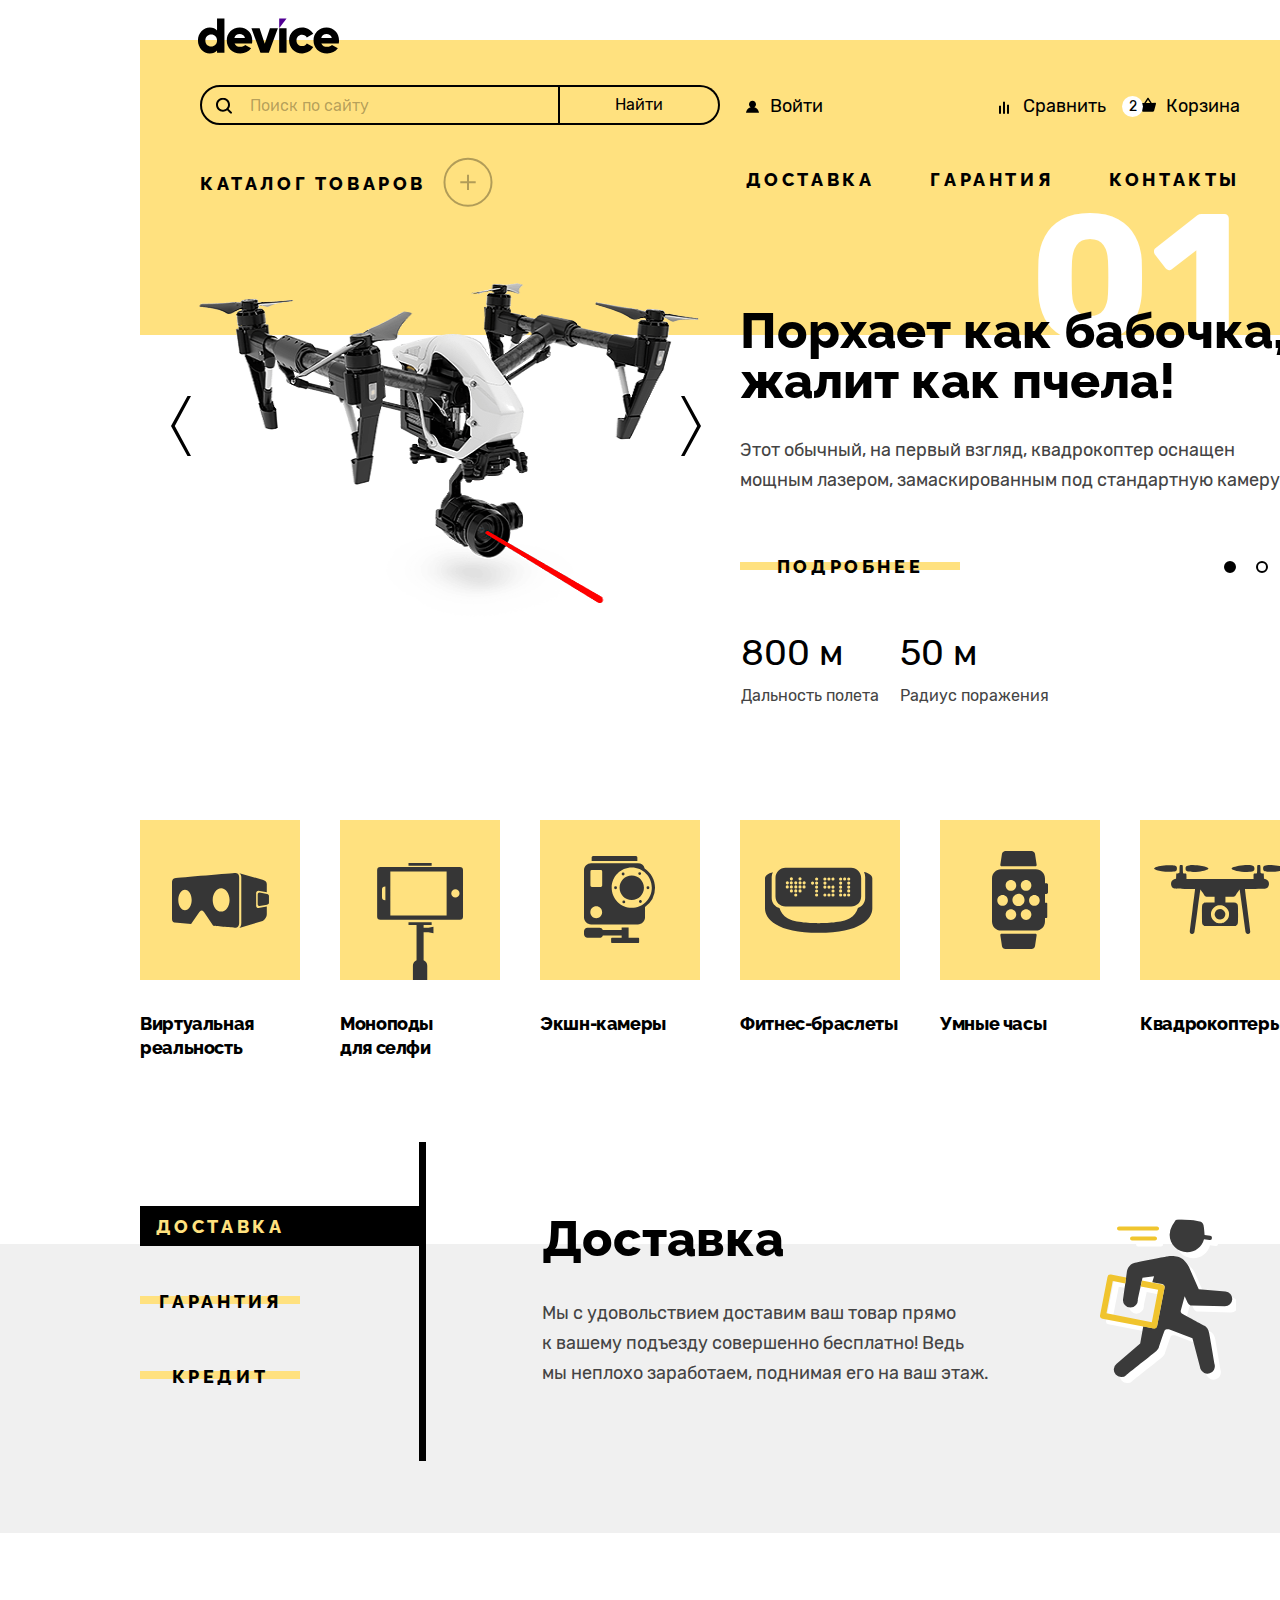
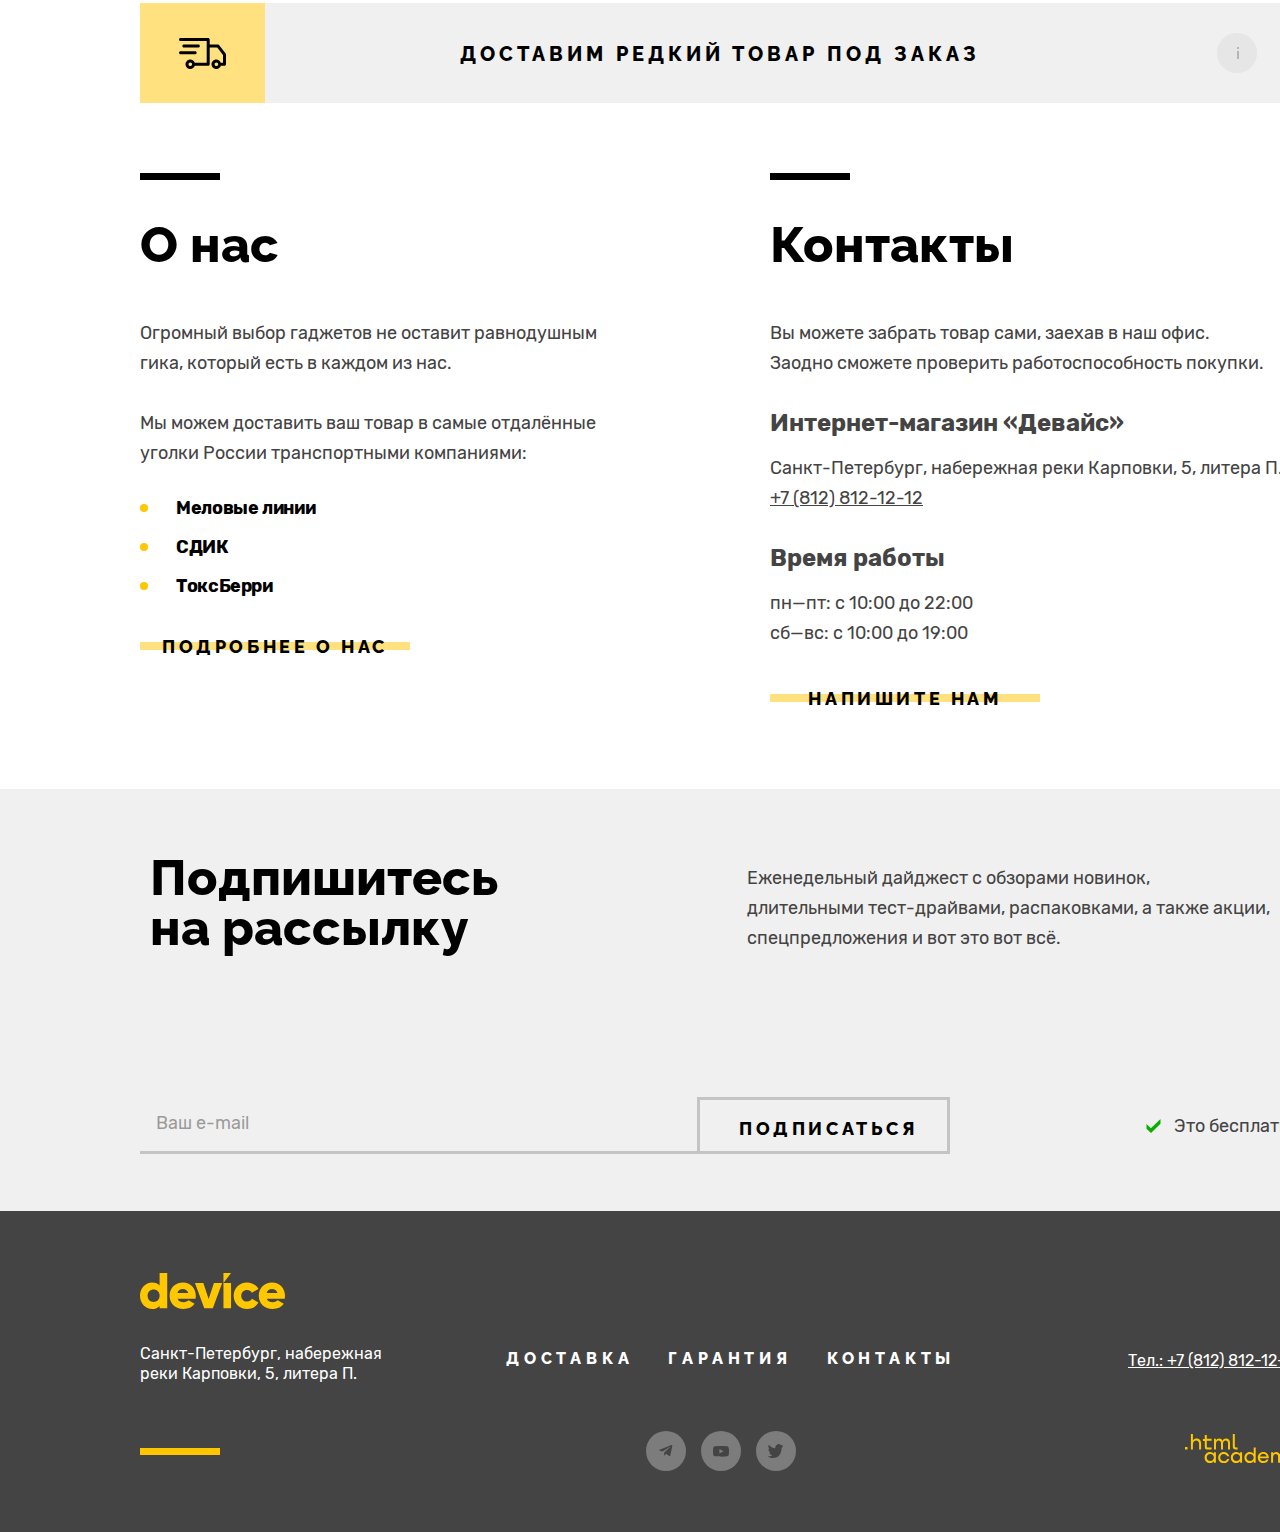
<file: index.html>
<!DOCTYPE html>
<html lang="ru">
  <head>
    <meta charset="utf-8">
    <meta name="viewport" content="width=device-width, initial-scale=1">
    <title>HTML Academy: Девайс</title>
    <link rel="stylesheet" href="styles/styles.css">
    <link rel="icon" href="favicon.ico"> <!-- 32×32 -->
  </head>
  <body>
    <header class="main-header">
      <nav class="navigation">
        <span class="visually-hidden" id="tothetop"></span>
        <h1 class="visually-hidden">Магазин Device</h1>
        <a class="logo" href="#">
          <img src="images/header/logo.svg" width="145" height="36" alt="Логотип мазазина Device">
        </a>
        <div class="user-navigation">
          <form class="search" action="#" method="post">
            <label class="search-label">
              <input class="search-input" type="search" placeholder="Поиск по сайту">
              <svg class="search-icon" aria-hidden="true" focusable="false" xmlns="http://www.w3.org/2000/svg" width="16" height="17" fill="currentColor" viewBox="0 0 16 17"><g clip-path="url(#a)"><path d="m15.7 15.002-3.1-3.1c.9-1.2 1.4-2.6 1.4-4.2 0-3.9-3.1-7-7-7s-7 3.1-7 7 3.1 7 7 7c1.6 0 3-.5 4.2-1.4l3.1 3.1c.2.2.4.3.7.3.6 0 1-.4 1-1 0-.2-.1-.5-.3-.7ZM2 7.702c0-2.8 2.2-5 5-5s5 2.2 5 5-2.2 5-5 5-5-2.2-5-5Z"/></g><defs><clipPath id="a"><path d="M0 .702h16v16H0z"/></clipPath></defs></svg>
            </label>
            <span class="search-button-wrapper">
              <button class="search-button" type="button">Найти</button>
            </span>
          </form>
          <ul class="navigation-login-list">
            <li class="navigation-login-item">
              <a class="navigation-login-link" href="#">
                <svg class="navigation-login-icon" aria-hidden="true" focusable="false" xmlns="http://www.w3.org/2000/svg" width="13" height="13" fill="none" viewBox="0 0 13 13"><path d="M0 12.787h13c-.2-2.6-2.1-4.8-4.7-5.5 1-.6 1.7-1.7 1.7-3 0-1.9-1.6-3.5-3.5-3.5S3 2.387 3 4.287c0 1.3.7 2.4 1.7 3-2.6.7-4.5 2.9-4.7 5.5Z"/></svg>
                Войти</a>
            </li>
          </ul>
          <ul class="navigation-user-list">
            <li class="navigation-user-item">
              <a class="navigation-user-link" href="#">
                <svg class="navigation-user-icon" aria-hidden="true" focusable="false" xmlns="http://www.w3.org/2000/svg" width="10" height="13" fill="none" viewBox="0 0 10 13"><path d="M6 .787H4v12h2v-12ZM2 4.787H0v8h2v-8ZM10 3.787H8v9h2v-9Z"/></svg>
                Сравнить</a>
            </li>
            <li class="navigation-user-cart">
              <a class="navigation-user-link cart-link" href="#">
                <span class="navigation-user-quantity">2</span>
                <svg class="navigation-user-icon cart-icon" aria-hidden="true" focusable="false" xmlns="http://www.w3.org/2000/svg" width="16" height="15" fill="none" viewBox="0 0 16 15"><path d="m15.3 5.787-3.5.2-3.2-4.9c-.1-.2-.4-.3-.6-.3-.2 0-.5.1-.6.3l-3.2 4.9H.7c-.4 0-.7.3-.7.7v.2l1.9 6.8c.2.7.7 1.1 1.4 1.1h9.4c.7 0 1.2-.4 1.4-1.1l1.9-6.9v-.2c0-.4-.3-.8-.7-.8ZM8 2.687l2.2 3.2H5.9l2.1-3.2Z"/></svg>
                Корзина</a>
              <div class="popover popover-cart">
                <div class="popover-content">
                  <h2 class="visually-hidden">Корзина</h2>
                  <ul class="cart-list">
                    <li class="cart-item">
                      <div class="cart-content">
                        <img class="cart-item-image" src="images/header/popover-cart/monopod-hobby-small.jpg" width="39" height="43">
                        <p class="cart-item-title" href="#">Любительская<br>селфи-палка</p>
                      </div>
                      <button class="cart-item-button" type="button">
                        <svg aria-hidden="true" focusable="false" xmlns="http://www.w3.org/2000/svg" width="10" height="11" fill="none" viewBox="0 0 10 11"><path fill="#fff" d="M10 1.08 9.1.17 5 4.26.9.16l-.9.92 4.1 4.09L0 9.26l.9.9L5 6.09l4.1 4.09.9-.91-4.1-4.1L10 1.09Z"/></svg>
                        <span class="visually-hidden">Удалить из корзины</span>
                      </button>
                    </li>
                    <li class="cart-item">
                      <div class="cart-content">
                        <img class="cart-item-image" src="images/header/popover-cart/monopod-pro-small.jpg" width="39" height="43">
                        <p class="cart-item-title" href="#">Профессиональная<br>селфи-палка</p>
                      </div>
                      <button class="cart-item-button" type="button">
                        <svg aria-hidden="true" focusable="false" xmlns="http://www.w3.org/2000/svg" width="10" height="11" fill="none" viewBox="0 0 10 11"><path fill="#fff" d="M10 1.08 9.1.17 5 4.26.9.16l-.9.92 4.1 4.09L0 9.26l.9.9L5 6.09l4.1 4.09.9-.91-4.1-4.1L10 1.09Z"/></svg>
                        <span class="visually-hidden">Удалить из корзины</span>
                      </button>
                    </li>
                  </ul>
                  <div class="cart-sum">
                      <span class="cart-quantity">Товаров: 2</span>
                      <span class="cart-amount">Сумма: 2000 ₽</span>
                  </div>
                  <div class="cart-open-link-wrapper">
                      <a class="cart-open-link" href="#">Открыть корзину</a>
                  </div>
                </div>
              </div>
            </li>
          </ul>
        </div>
        <div class="navigation-container">
          <ul class="navigation-catalog-list">
            <li class="navigation-catalog-item">
              <button class="navigation-catalog-open" type="button">
                <img class="navigation-catalog-open-icon" src="images/header/catalog-open.svg" width="50" height="50" alt="Раскрыть каталог товаров">
                <img class="navigation-catalog-open-icon-unactive" src="images/header/catalog-active.svg" width="50" height="50" alt="Закрыть каталог товаров">
                Каталог товаров</button>
              <ul class="navigation-subcatalog-list">
                <li class="navigation-subcatalog-item virtual-reality">
                  <a class="navigation-subcatalog-link" href="#">Виртуальная реальность</a>
                </li>
                <li class="navigation-subcatalog-item fitness-bracelets">
                  <a class="navigation-subcatalog-link" href="#">Фитнес-браслеты</a>
                </li>
                <li class="navigation-subcatalog-item quadcopters">
                  <a class="navigation-subcatalog-link" href="#">Квадрокоптеры</a>
                </li>
                <li class="navigation-subcatalog-item monopods">
                  <a class="navigation-subcatalog-link" href="monopod.html">Моноподы для cелфи</a>
                </li>
                <li class="navigation-subcatalog-item smart-watch">
                  <a class="navigation-subcatalog-link" href="#">Умные часы</a>
                </li>
                <li class="navigation-subcatalog-item action-cameras">
                  <a class="navigation-subcatalog-link" href="#">Экшн-камеры</a>
                </li>
              </ul>
            </li>
          </ul>
          <ul class="navigation-info-list">
            <li class="navigation-info-item"><a class="navigation-info-link" href="#">Доставка</a></li>
            <li class="navigation-info-item"><a class="navigation-info-link" href="#">Гарантия</a></li>
            <li class="navigation-info-item"><a class="navigation-info-link" href="#">Контакты</a></li>
          </ul>
        </div>
      </nav>
    </header>
    <main class="main-container main-index">
      <section class="popular">
        <h2 class="visually-hidden">Популярные товары</h2>
        <div class="slide-number">
          <div class="slide-number-wrapper">
            <span class="slide-number-text slide-number-text-current">01</span>
          </div>
        </div>
        <div class="popular-item ">
          <div class="slider">
            <h3 class="visually-hidden">Квадрокоптер</h3>
            <img class="slider-image" src="images/slider/quadcopter.png" width="530" height="560" alt="Чёрно-белый квадрокоптер с лазером">
            <div class="slider-controls">
              <button class="slider-button slider-prev" type="button">
                <svg class="slider-button-prev" aria-hidden="true" focusable="false" xmlns="http://www.w3.org/2000/svg" width="20" height="60" fill="none" viewBox="0 0 20 60"><path d="M20 60h-3.5L0 30 16.5 0H20L3.8 30 20 60Z"/></svg>
                <span class="visually-hidden">Предыдущее фото</span>
              </button>
              <button class="slider-button slider-next" type="button">
                <svg class="slider-button-next" aria-hidden="true" focusable="false" width="20" height="60" viewBox="0 0 20 60" fill="none" xmlns="http://www.w3.org/2000/svg"><path d="M-5.24537e-06 1.74846e-06L3.49999 1.44248e-06L20 30L3.5 60L0 60L16.2 30L-5.24537e-06 1.74846e-06Z"/></svg>
                <span class="visually-hidden">Следующее фото</span>
              </button>
            </div>
          </div>
          <div class="popular-container">
            <p class="popular-slogan"><b>Порхает как бабочка,<br>жалит как пчела!</b></p>
            <p class="popular-description">Этот обычный, на первый взгляд, квадрокоптер оснащен<br>мощным лазером, замаскированным под стандартную камеру.</p>
            <div class="popular-buttons">
              <span class="button-container">
                <a class="button popular-link" href="#">Подробнее</a>
              </span>
              <ol class="slider-pagination">
                <li class="slider-pagination-item">
                  <button class="slider-pagination-button slider-pagination-button-current" type="button">
                    <span class="slider-pagination-button-circle slider-pagination-button-circle-current">
                      <span class="visually-hidden">1 фото</span>
                    </span>
                  </button>
                </li>
                <li class="slider-pagination-item">
                  <button class="slider-pagination-button" type="button">
                    <span class="slider-pagination-button-circle">
                      <span class="visually-hidden">2 фото</span>
                    </span>
                  </button>
                </li>
                <li class="slider-pagination-item">
                  <button class="slider-pagination-button" type="button">
                    <span class="slider-pagination-button-circle">
                      <span class="visually-hidden">3 фото</span>
                    </span>
                  </button>
                </li>
              </ol>
            </div>
            <table class="popular-table">
              <tr>
                <td class="popular-value">800 м</td>
                <td class="popular-value">50 м</td>
              </tr>
              <tr>
                <td class="popular-parameter">Дальность полета</td>
                <td class="popular-parameter">Радиус поражения</td>
              </tr>
            </table>
          </div>
        </div>
        <div class="popular-item popular-item-unactive">
          <div class="slider">
            <h3 class="visually-hidden">Фитнес-браслет</h3>
            <img class="slider-image" src="images/slider/fitness-bracelet.png" width="530" height="560" alt="Чёрный фитнес-браслет с надписью: Я вижу, что ты снова ешь и грустным смайликом">
            <div class="slider-controls">
              <button class="slider-button slider-prev" type="button">
                <svg class="slider-button-prev" aria-hidden="true" focusable="false" xmlns="http://www.w3.org/2000/svg" width="20" height="60" fill="none" viewBox="0 0 20 60"><path d="M20 60h-3.5L0 30 16.5 0H20L3.8 30 20 60Z"/></svg>
                <span class="visually-hidden">Предыдущее фото</span>
              </button>
              <button class="slider-button slider-next" type="button">
                <svg class="slider-button-next" aria-hidden="true" focusable="false" width="20" height="60" viewBox="0 0 20 60" fill="none" xmlns="http://www.w3.org/2000/svg"><path d="M-5.24537e-06 1.74846e-06L3.49999 1.44248e-06L20 30L3.5 60L0 60L16.2 30L-5.24537e-06 1.74846e-06Z"/></svg>
                <span class="visually-hidden">Следующее фото</span>
              </button>
            </div>
          </div>
          <div class="popular-container">
            <p class="popular-slogan"><b>Худеем<br>правильно!</b></p>
            <p class="popular-description">Мотивирующие фитнес-браслеты помогут найти в себе<br>силы не пропускать занятия и соблюдать диету.</p>
            <div class="popular-buttons">
              <span class="button-container">
                <a class="button popular-link" href="#">Подробнее</a>
              </span>
              <ol class="slider-pagination">
                <li class="slider-pagination-item">
                  <button class="slider-pagination-button slider-pagination-button-current" type="button">
                    <span class="slider-pagination-button-circle">
                      <span class="visually-hidden">1 фото</span>
                    </span>
                  </button>
                </li>
                <li class="slider-pagination-item">
                  <button class="slider-pagination-button" type="button">
                    <span class="slider-pagination-button-circle slider-pagination-button-circle-current">
                      <span class="visually-hidden">2 фото</span>
                    </span>
                  </button>
                </li>
                <li class="slider-pagination-item">
                  <button class="slider-pagination-button" type="button">
                    <span class="slider-pagination-button-circle">
                      <span class="visually-hidden">3 фото</span>
                    </span>
                  </button>
                </li>
              </ol>
            </div>
            <table class="popular-table">
              <tr>
                <td class="popular-value">48 часов</td>
              </tr>
              <tr>
                <td class="popular-parameter">Без подзарядки</td>
              </tr>
            </table>
          </div>
        </div>
        <div class="popular-item popular-item-unactive">
          <div class="slider">
            <h3 class="visually-hidden">Длинная селфи-палка</h3>
            <img class="slider-image" src="images/slider/selfie-stick.png" width="530" height="560" alt="Три чёрные селфи-палки с синими элементами">
            <div class="slider-controls">
              <button class="slider-button slider-prev" type="button">
                <svg class="slider-button-prev" aria-hidden="true" focusable="false" xmlns="http://www.w3.org/2000/svg" width="20" height="60" fill="none" viewBox="0 0 20 60"><path d="M20 60h-3.5L0 30 16.5 0H20L3.8 30 20 60Z"/></svg>
                <span class="visually-hidden">Предыдущее фото</span>
              </button>
              <button class="slider-button slider-next" type="button">
                <svg class="slider-button-next" aria-hidden="true" focusable="false" width="20" height="60" viewBox="0 0 20 60" fill="none" xmlns="http://www.w3.org/2000/svg"><path d="M-5.24537e-06 1.74846e-06L3.49999 1.44248e-06L20 30L3.5 60L0 60L16.2 30L-5.24537e-06 1.74846e-06Z"/></svg>
                <span class="visually-hidden">Следующее фото</span>
              </button>
            </div>
          </div>
          <div class="popular-container">
            <p class="popular-slogan"><b>Делай селфи,<br>как Бен Стиллер!</b></p>
            <p class="popular-description">Самая длинная палка для селфи доступна в нашем магазине.<br>Восемь (Восемь, Карл!) метров длиной и весом всего 5 кг.</p>
            <div class="popular-buttons">
              <span class="button-container">
                <a class="button popular-link" href="#">Подробнее</a>
              </span>
              <ol class="slider-pagination">
                <li class="slider-pagination-item">
                  <button class="slider-pagination-button slider-pagination-button-current" type="button">
                    <span class="slider-pagination-button-circle">
                      <span class="visually-hidden">1 фото</span>
                    </span>
                  </button>
                </li>
                <li class="slider-pagination-item">
                  <button class="slider-pagination-button" type="button">
                    <span class="slider-pagination-button-circle">
                      <span class="visually-hidden">2 фото</span>
                    </span>
                  </button>
                </li>
                <li class="slider-pagination-item">
                  <button class="slider-pagination-button" type="button">
                    <span class="slider-pagination-button-circle slider-pagination-button-circle-current">
                      <span class="visually-hidden">3 фото</span>
                    </span>
                  </button>
                </li>
              </ol>
            </div>
            <table class="popular-table">
              <tr>
                <td class="popular-value">8,5 м</td>
                <td class="popular-value">5 кг</td>
                <td class="popular-value">Карбон</td>
              </tr>
              <tr>
                <td class="popular-parameter">Длина палки</td>
                <td class="popular-parameter">Вес палки</td>
                <td class="popular-parameter">Материал</td>
              </tr>
            </table>
          </div>
        </div>
      </section>
      <section class="categories">
        <h2 class="visually-hidden">Категории</h2>
        <ul class="categories-list">
          <li>
            <a class="categories-link" href="#">
              <span class="categories-link-icon-container">
                <svg class="categories-link-icon icon-vr" aria-hidden="true" focusable="false" xmlns="http://www.w3.org/2000/svg" width="97" height="55" fill="none" viewBox="0 0 97 55"><path fill="#363636" d="M84.131 32.639V20.003c0-1.309 1.045-2.37 2.335-2.37l8.326 1.581V11.02c0-2.355-1.708-3.431-4.202-4.265L67.403.175c1.616 1.391 1.89 2.04 1.89 4.396V49.78c0 2.356-.45 4.066-1.968 5.21l23.265-7.065c2.401-.833 4.202-4.216 4.202-6.572V33.44l-8.326 1.567c-1.29.002-2.335-1.06-2.335-2.368Z"/><path fill="#363636" d="m95.13 20.979-7.599-1.444c-1.008 0-1.824.829-1.824 1.851v9.868c0 1.023.816 1.852 1.824 1.852l7.598-1.431c1.154-.419 1.824-.829 1.824-1.852V22.83c0-1.022-.766-1.507-1.824-1.851ZM67.17 4.483c0-5.08-4.232-4.459-4.232-4.459S5.832 4.738 2.838 5.145C-.156 5.552.001 9.532.001 9.532v36.28c0 3.743 2.598 3.753 2.598 3.753l16.477 1.403L27.212 39.3s1.11-1.828 2.505-1.828c1.397 0 2.432 1.861 2.432 1.861l9.061 13.521s18.895 1.909 22.521 1.909c3.626-.001 3.44-5.024 3.44-5.024V4.483ZM12.982 37.192c-3.698 0-6.696-4.601-6.696-10.275s2.998-10.275 6.696-10.275c3.698 0 6.696 4.601 6.696 10.275s-2.998 10.275-6.696 10.275Zm36.158 1.426c-4.662 0-8.44-5.239-8.44-11.701 0-6.463 3.78-11.702 8.44-11.702 4.662 0 8.442 5.239 8.442 11.702 0 6.462-3.78 11.701-8.442 11.701Z"/></svg>
              </span>
              Виртуальная<br>реальность
            </a>
          </li>
          <li>
            <a class="categories-link" href="monopod.html">
              <span class="categories-link-icon-container">
                <svg class="categories-link-icon icon-monopods" aria-hidden="true" focusable="false" xmlns="http://www.w3.org/2000/svg" width="87" height="117" fill="none" viewBox="0 0 87 117"><path fill="#363636" d="M82.821 4.011H3.33A3.188 3.188 0 0 0 .142 7.199v46.413a3.187 3.187 0 0 0 3.188 3.189h79.492a3.188 3.188 0 0 0 3.189-3.189V7.199a3.189 3.189 0 0 0-3.19-3.188ZM8.392 37.236h-.226a3.19 3.19 0 0 1-3.189-3.189v-7.283a3.188 3.188 0 0 1 3.189-3.188h.226v13.66Zm61.231 15.172H13.341V8.402h56.282v44.006ZM78.4 34.552a4.146 4.146 0 0 1-4.146-4.147 4.146 4.146 0 1 1 4.146 4.147ZM54.654 0H31.497v2.758h23.157V0ZM46.608 64.861v-2.973h8.046V59.13H31.498v2.758h8.045v35.246a6.068 6.068 0 0 0-3.635 5.559V117h14.335v-14.307a6.062 6.062 0 0 0-3.636-5.557v-27.99h4.796l5.051 1.213v-6.711l-5.051 1.213h-4.795Z"/></svg>
              </span>
              Моноподы<br>для cелфи
            </a>
          </li>
          <li>
            <a class="categories-link" href="#">
              <span class="categories-link-icon-container">
                <svg class="categories-link-icon icon-action" aria-hidden="true" focusable="false" xmlns="http://www.w3.org/2000/svg" width="72" height="87" fill="none" viewBox="0 0 72 87"><path fill="#363636" d="M53.349 1.49c0-.736-.578-1.49-1.311-1.49H9.053C8.32 0 7.672.754 7.672 1.49v3.522h45.676l.001-3.522ZM54.202 81.809h-9.597V71.426h-6.958v2.507H18.774c-.537-1.254-1.757-2.148-3.181-2.148H3.559C1.642 71.784 0 73.387 0 75.311v3.018c0 1.924 1.642 3.48 3.559 3.48h12.035c1.511 0 2.792-.896 3.269-2.326h18.785v2.326H28.13c-.533 0-1.01.437-1.01.972v3.172c0 .535.478 1.048 1.01 1.048h26.072c.533 0 .93-.513.93-1.048V82.78c0-.535-.397-.971-.93-.971ZM60.666 12.39a7.037 7.037 0 0 0-6.771-5.05H7.148C3.25 7.34 0 10.449 0 14.361v46.9c0 3.912 3.25 7.121 7.148 7.121h46.747c3.898 0 7.126-3.209 7.126-7.121V50.915a23.228 23.228 0 0 0 10.001-19.164c-.001-8.079-4.132-15.181-10.356-19.361ZM12.238 62.151c-3.259 0-5.901-2.65-5.901-5.921 0-3.27 2.642-5.922 5.901-5.922s5.902 2.652 5.902 5.922c0 3.271-2.643 5.921-5.902 5.921Zm5.961-32.605a1.42 1.42 0 0 1-1.418 1.422h-8.94a1.42 1.42 0 0 1-1.418-1.422v-14.16a1.42 1.42 0 0 1 1.418-1.423h8.939a1.42 1.42 0 0 1 1.418 1.423l.001 14.16Zm29.563 22.312c-11.076 0-20.057-9.01-20.057-20.123 0-11.113 8.98-20.124 20.057-20.124 11.077 0 20.058 9.01 20.058 20.124 0 11.114-8.981 20.123-20.058 20.123Z"/><path fill="#363636" d="M47.762 43.964c6.731 0 12.188-5.475 12.188-12.229s-5.457-12.229-12.188-12.229c-6.731 0-12.188 5.475-12.188 12.229s5.457 12.229 12.188 12.229ZM31.562 33.171a1.435 1.435 0 1 0 0-2.87 1.435 1.435 0 0 0 0 2.87ZM63.963 33.171a1.435 1.435 0 1 0 0-2.87 1.435 1.435 0 0 0 0 2.87ZM39.109 19.429a1.435 1.435 0 1 0 0-2.87 1.435 1.435 0 0 0 0 2.87ZM56.415 46.912c.79 0 1.43-.643 1.43-1.436 0-.793-.64-1.436-1.43-1.436-.79 0-1.43.643-1.43 1.436 0 .793.64 1.436 1.43 1.436ZM55.697 19a1.435 1.435 0 1 0 0-2.87 1.435 1.435 0 0 0 0 2.87ZM39.828 47.341a1.435 1.435 0 1 0 0-2.87 1.435 1.435 0 0 0 0 2.87Z"/></svg>              </span>
              Экшн-камеры</a>
          </li>
          <li>
            <a class="categories-link" href="#">
              <span class="categories-link-icon-container">
                <svg class="categories-link-icon icon-fitness" aria-hidden="true" focusable="false" xmlns="http://www.w3.org/2000/svg" width="108" height="66" fill="none" viewBox="0 0 108 66"><path fill="#363636" d="M98.967 5.074c.752 1.441 1.209 3.08 1.209 4.818v21.102c0 4.616-3.092 8.527-7.246 9.9-1.325 3.987-3.778 7.854-8.051 10.432-8.676 5.231-31.124 4.837-31.198 4.837-.078 0-22.513.395-31.189-4.837-4.216-2.545-6.708-6.347-8.042-10.279-4.418-1.209-7.756-5.25-7.756-10.053v-21.1c0-1.689.427-3.283 1.139-4.694C4.17 6.11 0 7.918 0 11.434v29.983C0 51.668 11.839 65.85 53.657 65.85c41.82 0 53.657-14.182 53.657-24.433V11.434c-.001-3.684-4.576-5.494-8.347-6.36Z"/><path fill="#363636" d="M20.561 39.46h65.523c5.564 0 10.074-4.514 10.074-10.078V10.935C96.158 5.372 91.648.86 86.084.86H20.561c-5.564 0-10.075 4.511-10.075 10.075v18.447c0 5.564 4.511 10.077 10.075 10.077Zm63.134-28.992a1.57 1.57 0 1 1 0 3.139 1.57 1.57 0 0 1 0-3.139Zm0 4.04a1.569 1.569 0 1 1 0 3.137 1.569 1.569 0 0 1 0-3.138Zm0 4.038a1.568 1.568 0 1 1 .001 3.137 1.568 1.568 0 0 1-.001-3.137Zm0 3.827a1.57 1.57 0 1 1-.001 3.14 1.57 1.57 0 0 1 .001-3.14Zm0 4.04a1.568 1.568 0 1 1 .001 3.136 1.568 1.568 0 0 1-.001-3.137Zm-4.039-15.945c.867 0 1.568.703 1.568 1.57a1.568 1.568 0 1 1-3.136 0c0-.868.703-1.57 1.568-1.57Zm0 15.944a1.568 1.568 0 1 1 0 3.135 1.568 1.568 0 0 1 0-3.135Zm-4.037-15.944a1.57 1.57 0 1 1-.003 3.14 1.57 1.57 0 0 1 .003-3.14Zm0 4.04a1.57 1.57 0 1 1-.003 3.138 1.57 1.57 0 0 1 .003-3.139Zm0 4.038a1.569 1.569 0 1 1-.002 3.138 1.569 1.569 0 0 1 .002-3.138Zm0 3.827a1.568 1.568 0 1 1 0 3.138 1.568 1.568 0 0 1 0-3.138Zm0 4.04a1.569 1.569 0 1 1-.002 3.137 1.569 1.569 0 0 1 .002-3.138Zm-7.654-15.945c.867 0 1.568.703 1.568 1.57a1.568 1.568 0 1 1-3.136 0 1.568 1.568 0 0 1 1.568-1.57Zm0 8.078c.867 0 1.568.702 1.568 1.57a1.568 1.568 0 1 1-1.568-1.57Zm0 3.881a1.569 1.569 0 1 1-.002 3.136 1.569 1.569 0 0 1 .002-3.136Zm0 3.985a1.568 1.568 0 1 1 0 3.135 1.568 1.568 0 0 1 0-3.135Zm-4.039-15.944a1.57 1.57 0 1 1 0 3.14 1.57 1.57 0 0 1 0-3.14Zm0 8.078a1.57 1.57 0 1 1 .001 3.139 1.57 1.57 0 0 1-.001-3.139Zm0 7.866a1.57 1.57 0 1 1 .001 3.139 1.57 1.57 0 0 1-.001-3.139Zm-4.038-15.944a1.57 1.57 0 0 1 0 3.14 1.568 1.568 0 0 1-1.568-1.57 1.567 1.567 0 0 1 1.568-1.57Zm0 4.04a1.57 1.57 0 1 1-.001 3.135 1.57 1.57 0 0 1 .001-3.136Zm0 4.038a1.57 1.57 0 1 1-.001 3.14 1.57 1.57 0 0 1 .001-3.14Zm0 7.866a1.57 1.57 0 0 1 0 3.137 1.569 1.569 0 0 1 0-3.137Zm-8.29-15.944a1.57 1.57 0 1 1 0 3.139 1.57 1.57 0 0 1 0-3.139Zm0 4.04a1.569 1.569 0 1 1 0 3.137 1.569 1.569 0 0 1 0-3.138Zm0 4.038a1.568 1.568 0 1 1 .001 3.137 1.568 1.568 0 0 1-.001-3.137Zm0 3.881a1.568 1.568 0 1 1 0 3.137 1.569 1.569 0 0 1 0-3.137Zm0 3.985a1.568 1.568 0 1 1 .001 3.137 1.568 1.568 0 0 1-.001-3.137Zm-4.039-11.905a1.568 1.568 0 1 1 0 3.136 1.568 1.568 0 0 1 0-3.136Zm-8.502-.212a1.57 1.57 0 1 1-.001 3.135 1.57 1.57 0 0 1 .001-3.135Zm0 4.038a1.57 1.57 0 1 1-.003 3.141 1.57 1.57 0 0 1 .003-3.14Zm-4.039-8.078a1.57 1.57 0 1 1-.003 3.14 1.57 1.57 0 0 1 .003-3.14Zm0 4.04a1.57 1.57 0 1 1-.003 3.139 1.57 1.57 0 0 1 .003-3.139Zm0 4.038a1.57 1.57 0 1 1-.003 3.14 1.57 1.57 0 0 1 .003-3.14Zm0 4.04a1.569 1.569 0 1 1-.001 3.137 1.569 1.569 0 0 1 .001-3.137Zm-4.254-8.078a1.569 1.569 0 1 1 0 3.138 1.569 1.569 0 0 1 0-3.138Zm0 4.038a1.57 1.57 0 1 1 0 3.139 1.57 1.57 0 0 1 0-3.139Zm0 4.04a1.57 1.57 0 1 1-.001 3.14 1.57 1.57 0 0 1 .001-3.14Zm0 4.04a1.568 1.568 0 1 1 .001 3.136 1.568 1.568 0 0 1-.001-3.137ZM26.3 10.254a1.57 1.57 0 1 1 .002 3.136 1.57 1.57 0 0 1-.002-3.136Zm0 4.04a1.57 1.57 0 0 1 1.571 1.568 1.57 1.57 0 0 1-3.14 0 1.57 1.57 0 0 1 1.569-1.568Zm0 4.038a1.571 1.571 0 1 1 0 3.14 1.571 1.571 0 0 1 0-3.14Zm0 4.04a1.57 1.57 0 1 1 .003 3.135 1.57 1.57 0 0 1-.003-3.135Zm-4.037-8.078a1.57 1.57 0 1 1-.001 3.135 1.57 1.57 0 0 1 .001-3.135Zm0 4.038a1.57 1.57 0 0 1 0 3.14 1.57 1.57 0 0 1 0-3.14Z"/></svg>
              </span>
              Фитнес-браслеты</a>
          </li>
          <li>
            <a class="categories-link" href="#">
              <span class="categories-link-icon-container">
                <svg class="categories-link-icon icon-clocks" aria-hidden="true" focusable="false" width="56" height="98" viewBox="0 0 56 98" fill="none" xmlns="http://www.w3.org/2000/svg">
                  <path d="M54.494 32.197H52.979V27.557C52.979 22.505 48.892 18.371 43.897 18.371H9.082C4.086 18.372 0 22.505 0 27.557V70.425C0 75.477 4.087 79.61 9.083 79.61H43.898C48.893 79.61 52.98 75.477 52.98 70.425V67.01H54.495C54.91 67.01 55.252 66.666 55.252 66.246V52.467C55.252 52.046 54.91 51.701 54.495 51.701H52.98V42.913H54.495C55.327 42.913 56.009 42.225 56.009 41.382V33.728C56.008 32.886 55.326 32.197 54.494 32.197ZM34.082 29.088C37.008 29.088 39.381 31.486 39.381 34.446C39.381 37.406 37.008 39.804 34.082 39.804C31.156 39.804 28.784 37.406 28.784 34.446C28.784 31.486 31.156 29.088 34.082 29.088ZM18.945 29.088C21.87 29.088 24.243 31.486 24.243 34.446C24.243 37.406 21.87 39.804 18.945 39.804C16.019 39.804 13.647 37.406 13.647 34.446C13.647 31.486 16.019 29.088 18.945 29.088ZM5.297 49.397C5.297 46.438 7.668 44.039 10.595 44.039C13.521 44.039 15.893 46.438 15.893 49.397C15.893 52.356 13.52 54.755 10.595 54.755C7.668 54.756 5.297 52.356 5.297 49.397ZM18.945 68.894C16.019 68.894 13.647 66.496 13.647 63.536C13.647 60.576 16.019 58.178 18.945 58.178C21.87 58.178 24.243 60.576 24.243 63.536C24.243 66.496 21.87 68.894 18.945 68.894ZM20.435 48.991C20.435 45.609 23.146 42.867 26.49 42.867C29.834 42.867 32.545 45.609 32.545 48.991C32.545 52.373 29.834 55.115 26.49 55.115C23.146 55.114 20.435 52.373 20.435 48.991ZM34.082 68.894C31.156 68.894 28.784 66.496 28.784 63.536C28.784 60.576 31.156 58.178 34.082 58.178C37.008 58.178 39.381 60.576 39.381 63.536C39.381 66.496 37.008 68.894 34.082 68.894ZM42.384 54.756C39.457 54.756 37.086 52.357 37.086 49.398C37.086 46.439 39.457 44.04 42.384 44.04C45.31 44.04 47.682 46.439 47.682 49.398C47.682 52.356 45.31 54.756 42.384 54.756Z" fill="#363636"/>
                  <path d="M9.646 15.31H43.333C44.176 15.31 44.765 14.629 44.639 13.796L43.023 3.028C43.023 3.028 43.023 3.027 43.021 3.026C42.771 1.362 41.189 0 39.506 0H13.474C11.788 0 10.206 1.362 9.957 3.028L8.342 13.795C8.217 14.628 8.803 15.31 9.646 15.31Z" fill="#363636"/>
                  <path d="M43.333 82.671H9.646C8.803 82.671 8.217 83.354 8.342 84.187L9.957 94.954C10.207 96.62 11.789 97.982 13.473 97.982H39.505C41.189 97.982 42.771 96.62 43.022 94.956V94.954L44.637 84.187C44.765 83.354 44.176 82.671 43.333 82.671Z" fill="#363636"/>
                  </svg>
              </span>
              Умные часы</a>
          </li>
          <li>
            <a class="categories-link" href="#">
              <span class="categories-link-icon-container">
                <svg class="categories-link-icon icon-quadcopters" aria-hidden="true" focusable="false" xmlns="http://www.w3.org/2000/svg" width="133" height="69" fill="none" viewBox="0 0 133 69"><path fill="#363636" d="M12.052.258C6.507.745 1.838 1.85.575 2.93c-.722.617-.722.617-.232 1.157.644.72 3.713 1.645 7.247 2.236 3.998.668 12.51.693 13.724.051 1.212-.668 1.624-1.414 1.624-2.981 0-1.619-.62-2.416-2.218-2.853C19.274.154 14.942 0 12.052.258ZM25.774.488c-.129.283-.258 2.108-.258 4.112 0 4.061.156 3.778-2.192 3.933l-1.03.077-.259 5.089-1.186.283c-2.58.668-4 2.595-3.792 5.294.128 1.927 1.031 3.341 2.579 4.087 1.109.513 1.47.538 11.246.538 5.545 0 10.137.079 10.188.18.051.13-1.109 9.408-2.58 20.64-1.444 11.23-2.682 20.997-2.708 21.666-.051 1.617.827 2.62 2.348 2.62 1.237 0 2.012-.64 2.321-1.9.13-.514 1.496-10.334 3.018-21.822 1.522-11.463 2.863-20.869 2.94-20.869.104 0 1.084 1.413 2.193 3.136 2.94 4.626 2.4 4.317 7.636 4.317h4.358v5.63l-5.133.077c-4.72.077-5.21.127-5.881.615-1.573 1.157-1.625 1.415-1.625 10.977 0 9.534.026 9.792 1.522 11.05l.851.695h31.366l.85-.696c1.496-1.257 1.52-1.515 1.52-11.05 0-9.56-.05-9.819-1.622-10.976-.671-.488-1.161-.538-5.882-.615l-5.132-.077v-5.63h4.36c5.234 0 4.693.309 7.633-4.317 1.11-1.723 2.09-3.136 2.194-3.136.076 0 1.419 9.406 2.94 20.869 1.522 11.488 2.889 21.308 3.018 21.821.31 1.26 1.082 1.902 2.321 1.902 1.522 0 2.4-1.004 2.347-2.621-.026-.67-1.264-10.436-2.71-21.666-1.468-11.232-2.63-20.51-2.577-20.64.05-.101 4.641-.18 10.189-.18 9.776 0 10.136-.025 11.244-.538 1.548-.746 2.45-2.16 2.579-4.087.207-2.699-1.211-4.626-3.791-5.294l-1.187-.283-.256-5.089-1.032-.077c-2.347-.155-2.194.128-2.194-3.933 0-2.004-.128-3.829-.256-4.112-.207-.36-.543-.488-1.368-.488-.619 0-1.238.128-1.42.309-.206.205-.309 1.465-.309 3.932 0 2.467-.103 3.727-.31 3.932-.179.18-.901.308-1.649.308-1.626 0-1.651.052-1.651 3.11v2.287H32.48v-2.287c0-3.058-.025-3.11-1.65-3.11-.749 0-1.47-.129-1.65-.308-.208-.205-.31-1.465-.31-3.932 0-2.467-.104-3.727-.31-3.932C28.38.129 27.76 0 27.14 0c-.824 0-1.16.128-1.366.488Zm42.843 40.12c2.889.899 5.392 3.393 6.166 6.168.439 1.543.31 4.216-.284 5.784-.696 1.875-2.684 4.01-4.565 4.935-1.29.642-1.754.719-3.921.719s-2.631-.077-3.92-.719c-1.885-.926-3.87-3.06-4.567-4.935-.592-1.568-.722-4.24-.283-5.784.748-2.723 3.25-5.27 6.061-6.168 2.013-.642 3.3-.642 5.313 0Z"/><path fill="#363636" d="M63.794 44.438c-2.037.925-3.507 3.649-3.069 5.73.774 3.677 4.823 5.553 7.996 3.702 1.985-1.158 2.991-3.547 2.451-5.783-.568-2.39-2.734-4.138-5.16-4.138-.645 0-1.625.232-2.218.489ZM36.092.154c-3.92.668-4.513 1.131-4.513 3.444 0 1.825.464 2.416 2.268 2.956 1.55.462 7.172.514 10.5.128 6.86-.822 11.322-2.544 9.698-3.752-1.265-.9-4.902-1.876-9.054-2.39-2.475-.308-7.996-.54-8.9-.386ZM89.484.258C83.165.848 77.62 2.339 77.62 3.444c0 1.722 7.841 3.47 15.63 3.496 5.804 0 7.196-.643 7.196-3.342 0-1.824-.619-2.621-2.373-3.084C96.423.103 92.4 0 89.485.258ZM112.776.283c-1.78.231-3.018.77-3.43 1.491-.387.77-.31 2.904.154 3.572.928 1.31 1.652 1.465 7.068 1.465 3.662 0 5.802-.129 7.867-.488 3.534-.591 6.603-1.517 7.248-2.236.49-.54.49-.54-.233-1.157-1.341-1.13-5.958-2.185-11.916-2.672-3.481-.283-4.488-.283-6.758.025Z"/></svg>
              </span>
              Квадрокоптеры</a>
          </li>
        </ul>
      </section>
      <section class="service">
        <h2 class="visually-hidden"> Условия доставки, гарантия, возможность кредита</h2>
        <div class="service-container">
          <div class="service-buttons-container">
            <div class="service-button-container service-button-container-current">
              <button class="service-button service-button-current" type="button">Доставка</button>
            </div>
            <div class="service-button-container">
              <button class="service-button" type="button">Гарантия</button>
            </div>
            <div class="service-button-container">
              <button class="service-button" type="button">Кредит</button>
            </div>
          </div>
          <div class="service-description-container">
            <h3 class="service-name">Доставка</h3>
            <p class="service-description">Мы с удовольствием доставим ваш товар прямо<br>к вашему подъезду совершенно
              бесплатно! Ведь<br>
              мы неплохо заработаем, поднимая его на ваш этаж.</p>
          </div>
        </div>
        <div class="service-container service-container-unactive">
          <div class="service-buttons-container">
            <div class="service-button-container">
              <button class="service-button" type="button">Доставка</button>
            </div>
            <div class="service-button-container service-button-container-current">
              <button class="service-button service-button-current" type="button">Гарантия</button>
            </div>
            <div class="service-button-container">
              <button class="service-button" type="button">Кредит</button>
            </div>
          </div>
          <div class="service-description-container">
            <h3 class="service-name">Гарантия</h3>
            <p class="service-description">Если из-за возгорания купленного у нас товара у вас<br>сгорит дом — не переживайте, мы выдадим вам новый.
              Товар, не дом, конечно же.</p>
          </div>
        </div>
        <div class="service-container service-container-unactive">
          <div class="service-buttons-container">
            <div class="service-button-container">
              <button class="service-button" type="button">Доставка</button>
            </div>
            <div class="service-button-container">
              <button class="service-button" type="button">Гарантия</button>
            </div>
            <div class="service-button-container service-button-container-current">
              <button class="service-button service-button-current" type="button">Кредит</button>
            </div>
          </div>
          <div class="service-description-container">
            <h3 class="service-name">Кредит</h3>
            <p class="service-description">Залезть в долговую яму стало проще! Кредитные <br>консультанты подберут для вас наиболее выгодные <br>условия кредита. Выгодные для банка, разумеется.</p>
          </div>
        </div>
      </section>
      <section class="rare-preview">
        <h3 class="visually-hidden">Доставка на заказ</h3>
        <button class="rare-delivery-link" type="button">
            <span class="rare-truck"></span>
            <span class="rare-delivery-title">Доставим редкий товар под заказ</span>
            <span class="rare-info">
              <img class="rare-info-icon" src="images/rare-delivery/info.svg" width="2" height="12" alt="Как заказать?">
            </span>
          </button>
      </section>
      <div class="about-container">
        <section class="about-delivery">
          <h3 class="about-delivery-title">О нас</h3>
          <span class="line-container"></span>
          <p class="about-delivery-description">Огромный выбор гаджетов не оставит равнодушным<br>гика, который есть в
            каждом из нас.</p>
          <p class="about-delivery-description">Мы можем доставить ваш товар в самые отдалённые<br>уголки России
            транспортными компаниями:</p>
          <ul class="about-delivery-list">
            <li class="about-delivery-item">
              <strong class="about-delivery-service">Меловые линии</strong>
            </li>
            <li class="about-delivery-item">
              <strong class="about-delivery-service">СДИК</strong>
            </li>
            <li class="about-delivery-item">
              <strong class="about-delivery-service">ТоксБерри</strong>
            </li>
          </ul>
          <span class="button-more-container">
            <a class="button button-more" href="#">Подробнее о нас</a>
          </span>
        </section>
        <section class="about-contacts">
          <h3 class="about-contacts-title">Контакты</h3>
          <span class="line-container"></span>
          <p class="about-contacts-description">Вы можете забрать товар сами, заехав в наш офис.<br>Заодно сможете
            проверить работоспособность покупки.</p>
          <h4 class="about-contacts-connection">Интернет-магазин «Девайс»</h4>
          <address class="about-contacts-address">
            <p class="about-contacts-address-text">Санкт-Петербург, набережная реки Карповки, 5, литера П.</p>
            <a class="about-contacts-number" href="tel:+78128121212">+7 (812) 812-12-12</a>
          </address>
          <h4 class="about-contacts-schedule">Время работы</h4>
          <ul class="contacts-schedule">
            <li class="contacts-schedule-item">пн—пт: с 10:00 до 22:00</li>
            <li class="contacts-schedule-item">сб—вс: с 10:00 до 19:00</li>
          </ul>
          <span class="button-more-container">
            <a class="button button-connection" href="#">Напишите нам</a>
          </span>
        </section>
      </div>
      <section class="subscription">
        <div class="subscription-container">
          <h3 class="subscription-title">Подпишитесь<br>на рассылку</h3>
          <p class="subscription-description">Еженедельный дайджест с обзорами новинок,<br> длительными тест-драйвами,
            распаковками, а также акции,<br>спецпредложения и вот это вот всё.</p>
          <form class="subscription-form" action="https://echo.htmlacademy.ru/" method="post">
            <label>
              <input class="subscription-input" type="email" placeholder="Ваш e-mail">
            </label>
            <button class="subscription-button" type="submit">Подписаться</button>
          </form>
          <span class="subscription-advantage">Это бесплатно</span>
        </div>
      </section>
    </main>
    <footer class="page-footer">
      <div class="footer-container">
        <section class="footer-physical-address">
          <h2 class="visually-hidden">Наш адрес</h2>
          <a class="logo-footer" href="#tothetop">
            <img src="images/footer/logo.svg" width="145" height="36" alt="Логотип интернет-магазина Device.">
          </a>
          <address class="footer-contact-address">
            <p class="footer-contact-address-text">Санкт-Петербург, набережная<br>реки Карповки, 5, литера П.</p>
          </address>
          <span class="line-container"></span>
        </section>
        <section class="footer-navigation">
          <h2 class="visually-hidden">Условия доставки, гарантии и наши контакты</h2>
          <ul class="footer-service-list">
            <li class="footer-service-item">
              <a class="footer-service-link" href="#">Доставка</a>
            </li>
            <li class="footer-service-item">
              <a class="footer-service-link" href="#">Гарантия</a>
            </li>
            <li class="footer-service-item">
              <a class="footer-service-link" href="#">Контакты</a>
            </li>
          </ul>
          <ul class="footer-social-list">
            <li class="footer-social-item">
              <a class="footer-social-link" href="#">
                <span class="footer-social-icon-container">
                  <svg class="footer-social-icon" aria-hidden="true" focusable="false" xmlns="http://www.w3.org/2000/svg" width="14" height="12" fill="none" viewBox="0 0 14 12"><path d="M12.443.074.623 4.632c-.807.324-.802.774-.148.974l3.035.947 7.021-4.43c.332-.202.635-.093.386.128L5.228 7.385l-.209 3.129c.307 0 .442-.141.614-.307l1.474-1.433 3.066 2.264c.565.312.971.152 1.112-.523l2.013-9.485c.206-.826-.316-1.2-.855-.956Z"/></svg>
                </span>
                <span class="visually-hidden">Telegram</span>
              </a>
            </li>
            <li class="footer-social-item">
              <a class="footer-social-link" href="#">
                <span class="footer-social-icon-container">
                  <svg class="footer-social-icon" aria-hidden="true" focusable="false" xmlns="http://www.w3.org/2000/svg" width="16" height="11" fill="none" viewBox="0 0 16 11"><path d="M15.667 1.675a1.857 1.857 0 0 0-.51-.847 2.034 2.034 0 0 0-.893-.495c-1.252-.33-6.268-.33-6.268-.33a51.083 51.083 0 0 0-6.26.314 2.107 2.107 0 0 0-.892.506c-.246.238-.425.53-.518.851A19.393 19.393 0 0 0 0 5.337C-.008 6.564.101 7.79.326 8.999c.091.32.27.611.516.846.248.236.556.406.894.496 1.27.329 6.26.329 6.26.329 2.094.024 4.188-.08 6.268-.313.335-.087.642-.257.892-.495.244-.23.42-.524.51-.847.23-1.207.342-2.434.334-3.663a17.72 17.72 0 0 0-.333-3.678ZM6.402 7.619V3.055l4.173 2.282L6.402 7.62Z"/></svg>
                </span>
                <span class="visually-hidden">YouTube</span>
              </a>
            </li>
            <li class="footer-social-item">
              <a class="footer-social-link" href="#">
                <span class="footer-social-icon-container">
                  <svg class="footer-social-icon" aria-hidden="true" focusable="false" xmlns="http://www.w3.org/2000/svg" width="15" height="15" fill="none" viewBox="0 0 15 15"><path d="M9.7.155c1.5-.5 2.6.3 3.2 1.1.5-.2 1.1-.4 1.7-.6 0 .8-.5 1.4-.8 1.6.7.2 1.2-.4 1.2-.4-.1.9-.9 1.7-1.4 1.9-.2 6.3-2.8 10.4-8.9 10.3h-.4c-.3 0-3.7-.4-4.3-1.8 2 .2 3.4-.4 4.1-1.1-.8-.3-2.4-.4-2.6-2.8.3.2.5.3 1.1.2-1.1-.8-2.3-1.5-2.2-3.5.3.3.9.5 1.2.4-.6-.2-1.8-3.1-.8-4.6 1.6 1.7 3.3 3.4 6.3 3.5.2-2.1 1-3.5 2.6-4.2Z"/></svg>
                </span>
                <span class="visually-hidden">Twitter</span>
              </a>
            </li>
          </ul>
        </section>
        <section class="footer-contact">
          <h2 class="visually-hidden">Контактный номер телефона</h2>
          <address class="footer-contact-number">
            <a class="footer-contact-number-link" href="tel:78128121212">Тел.: +7 (812) 812-12-12</a>
          </address>
          <a class="htmlacademy-link" href="https://htmlacademy.ru/">
            <svg class="logo-htmlacademy" aria-hidden="true" focusable="false" xmlns="http://www.w3.org/2000/svg" width="115" height="33" fill="none" viewBox="0 0 115 33"><path d="M0 12.9v2.6h2.5v-2.6H0ZM11.6 4.5c-1.6 0-2.8.7-3.6 1.7h-.1V0h-2v15.5h2v-5.3c0-2.1 1.3-3.6 3.3-3.6 1.8 0 2.9 1.4 2.9 3.2v5.7h2V9.4c.1-3-1.8-4.9-4.5-4.9ZM26.6 4.8h-4.8V1.1h-2v3.8h-1.9v2h1.9v6c0 1.7 1 2.7 2.7 2.7h4.1v-2h-3.7c-.7 0-1.1-.4-1.1-1.1V6.8h4.8v-2ZM41.1 4.6c-1.6 0-2.9.8-3.5 2.1h-.1c-.6-1.2-1.8-2.1-3.4-2.1-1.4 0-2.5.8-3.1 1.8h-.1V4.8H29v10.6h2V10c0-2 1-3.5 2.6-3.5 1.5 0 2.4 1 2.4 2.6v6.3h2V9.8c0-2.4 1.4-3.3 2.6-3.3 1.5 0 2.4 1 2.4 2.6v6.3h2V8.9c.1-2.5-1.4-4.3-3.9-4.3ZM47.8 12.7c0 1.7 1 2.7 2.8 2.7h2v-2h-1.7c-.7 0-1.1-.4-1.1-1.1V0h-2v12.7ZM28.9 19.7c-.9-1.1-2.2-1.8-3.9-1.8-3.1 0-5.4 2.3-5.4 5.6s2.3 5.6 5.4 5.6c1.8 0 3-.8 3.8-1.9h.1v1.6h2V18.2h-2v1.5Zm-3.6 7.4c-2.2 0-3.6-1.6-3.6-3.6s1.4-3.6 3.6-3.6 3.6 1.6 3.6 3.6c0 1.9-1.4 3.6-3.6 3.6ZM44.2 22c-.5-2.4-2.6-4.1-5.4-4.1-3.4 0-5.6 2.5-5.6 5.6 0 3.1 2.2 5.6 5.6 5.6 2.8 0 4.9-1.8 5.4-4.2h-2.1c-.4 1.3-1.7 2.3-3.3 2.3-2.2 0-3.6-1.6-3.6-3.6s1.4-3.6 3.6-3.6c1.6 0 2.8 1 3.3 2.2h2.1V22ZM55.1 19.7c-.9-1.1-2.2-1.8-3.9-1.8-3.1 0-5.4 2.3-5.4 5.6s2.3 5.6 5.4 5.6c1.8 0 3-.8 3.8-1.9h.1v1.6h2V18.2h-2v1.5Zm-3.6 7.4c-2.2 0-3.6-1.6-3.6-3.6s1.4-3.6 3.6-3.6 3.6 1.6 3.6 3.6c0 1.9-1.5 3.6-3.6 3.6ZM68.7 19.8c-.9-1.1-2.2-1.9-3.9-1.9-3.1 0-5.4 2.3-5.4 5.6s2.2 5.6 5.4 5.6c1.7 0 3-.8 3.8-1.8h.1v1.5h2V13.4h-2v6.4Zm-3.6 7.3c-2.2 0-3.6-1.6-3.6-3.6s1.4-3.6 3.6-3.6 3.6 1.6 3.6 3.6c-.1 2-1.5 3.6-3.6 3.6ZM78.3 17.9c-3.3 0-5.5 2.5-5.5 5.6 0 3 2.1 5.6 5.5 5.6 2.5 0 4.5-1.3 5.2-3.6h-2.1c-.5 1-1.6 1.6-3 1.6-1.9 0-3.3-1.3-3.4-2.9h8.8c.2-3.6-2-6.3-5.5-6.3Zm0 1.9c1.7 0 3 1 3.3 2.6h-6.5c.3-1.5 1.5-2.6 3.2-2.6ZM98.2 17.9c-1.6 0-2.9.8-3.6 2h-.1c-.6-1.2-1.8-2-3.4-2-1.4 0-2.5.7-3.1 1.8v-1.5h-1.9v10.6h2v-5.4c0-2 1-3.4 2.6-3.5 1.5 0 2.4 1 2.4 2.6v6.3h2v-5.6c0-2.4 1.4-3.3 2.6-3.3 1.5 0 2.4 1 2.4 2.6v6.3h2v-6.5c.1-2.6-1.4-4.4-3.9-4.4ZM109.4 27l-3.6-8.9h-2.2l4.8 11.6c-.3.9-.7 1.2-1.7 1.2h-2.5v2h2.5c1.8 0 2.8-.8 3.5-2.6l4.7-12.2h-2.1l-3.4 8.9Z"/></svg>
          </a>
        </section>
      </div>
    </footer>
    <div class="modal-container">
      <section class="rare">
        <form class="rare-form" action="https://echo.htmlacademy.ru/" method="post">
          <div class="rare-form-header">
            <h4 class="rare-title">Доставка под заказ</h4>
            <button class="form-close" type="button">
              <svg class="form-close-icon" aria-hidden="true" focusable="false" width="26" height="26" viewBox="0 0 26 26" fill="none" xmlns="http://www.w3.org/2000/svg"><g clip-path="url(#clip0_39699_561)"><path d="M26 2.36364L23.6364 0L13 10.6364L2.36364 0L0 2.36364L10.6364 13L0 23.6364L2.36364 26L13 15.3636L23.6364 26L26 23.6364L15.3636 13L26 2.36364Z"/></g><defs><clipPath id="clip0_39699_561"><rect width="26" height="26"/></clipPath></defs></svg>
            </button>
            </div>
          <div class="field-group-wrapper">
            <p class="field-group rare-form-name">
              <label class="rare-data" for="rare-userame">Ваше имя:</label>
              <input class="rare-input rare-input-userame" type="text" name="userame" id="rare-userame" placeholder="Введите имя">
              <svg class="rare-input-icon" aria-hidden="true" focusable="false" xmlns="http://www.w3.org/2000/svg" width="15" height="12" fill="none" viewBox="0 0 15 12"><path d="M1 12h13c-.2-2.6-2.1-4.8-4.7-5.5 1-.6 1.7-1.7 1.7-3C11 1.6 9.4 0 7.5 0S4 1.6 4 3.5c0 1.3.7 2.4 1.7 3C3.1 7.2 1.2 9.4 1 12Z"/></svg>
            </p>
            <p class="field-group rare-form-email">
              <label class="rare-data" for="rare-email">Ваш e-mail:</label>
              <input class="rare-input rare-input-email" type="email" name="email" id="rare-email" placeholder="Например, example@email.com" required>
              <svg class="rare-input-icon" aria-hidden="true" focusable="false" xmlns="http://www.w3.org/2000/svg" width="15" height="12" fill="none" viewBox="0 0 15 12"><g clip-path="url(#a)"><path d="M7.6 8c-.4 0-.6-.1-1-.3L0 4v7c0 .6.4 1 .9 1h13.2c.6 0 .9-.4.9-1V4L8.5 7.7c-.4.2-.6.3-.9.3Zm6.5-8H.9C.4 0 0 .5 0 1v.8L7.5 6 15 1.8V1c0-.5-.4-1-.9-1Z"/></g><defs><clipPath id="a"><path d="M0 0h15v12H0z"/></clipPath></defs></svg>
            </p>
          </div>
          <div class="field-group-wrapper">
            <p class="field-group rare-form-product">
              <label class="rare-data" for="rare-order-product">Что нужно привезти:</label>
              <input class="rare-input" type="text" name="order-description" id="rare-order-product" placeholder="В свободной форме" required>
            </p>
            <p class="field-group rare-form-quantity">
              <span class="rare-data form-label-icon">
                <label class="rare-data" for="rare-order-quantity">Количество:</label>
                <span class="tooltip">
                  <button class="tooltip-toggle" type="button" aria-labelledby="tooltip-label">
                    <span class="tooltip-icon"></span>
                  </button>
                  <span class="tooltip-text" role="tooltip" id="tooltip-label">Постараемся найти, сколько нужно.<br>Привезём сколько получится по требованиям<br>к провозу багажа.</span>
                </span>
              </span>
              <span class="rare-input-quantity">
                <button class="rare-quantity decrease" type="button"></button>
                <input class="rare-quantity-input" type="number" value="1" name="order-quantity" id="rare-order-quantity" required>
                <button class="rare-quantity increase" type="button"></button>
              </span>
              </p>
          </div>
          <div class="button-rare-container">
            <button class="button rare-button" type="submit">Отправить</button>
          </div>
        </form>
      </section>
    </div>
  </body>
</html>
</file>
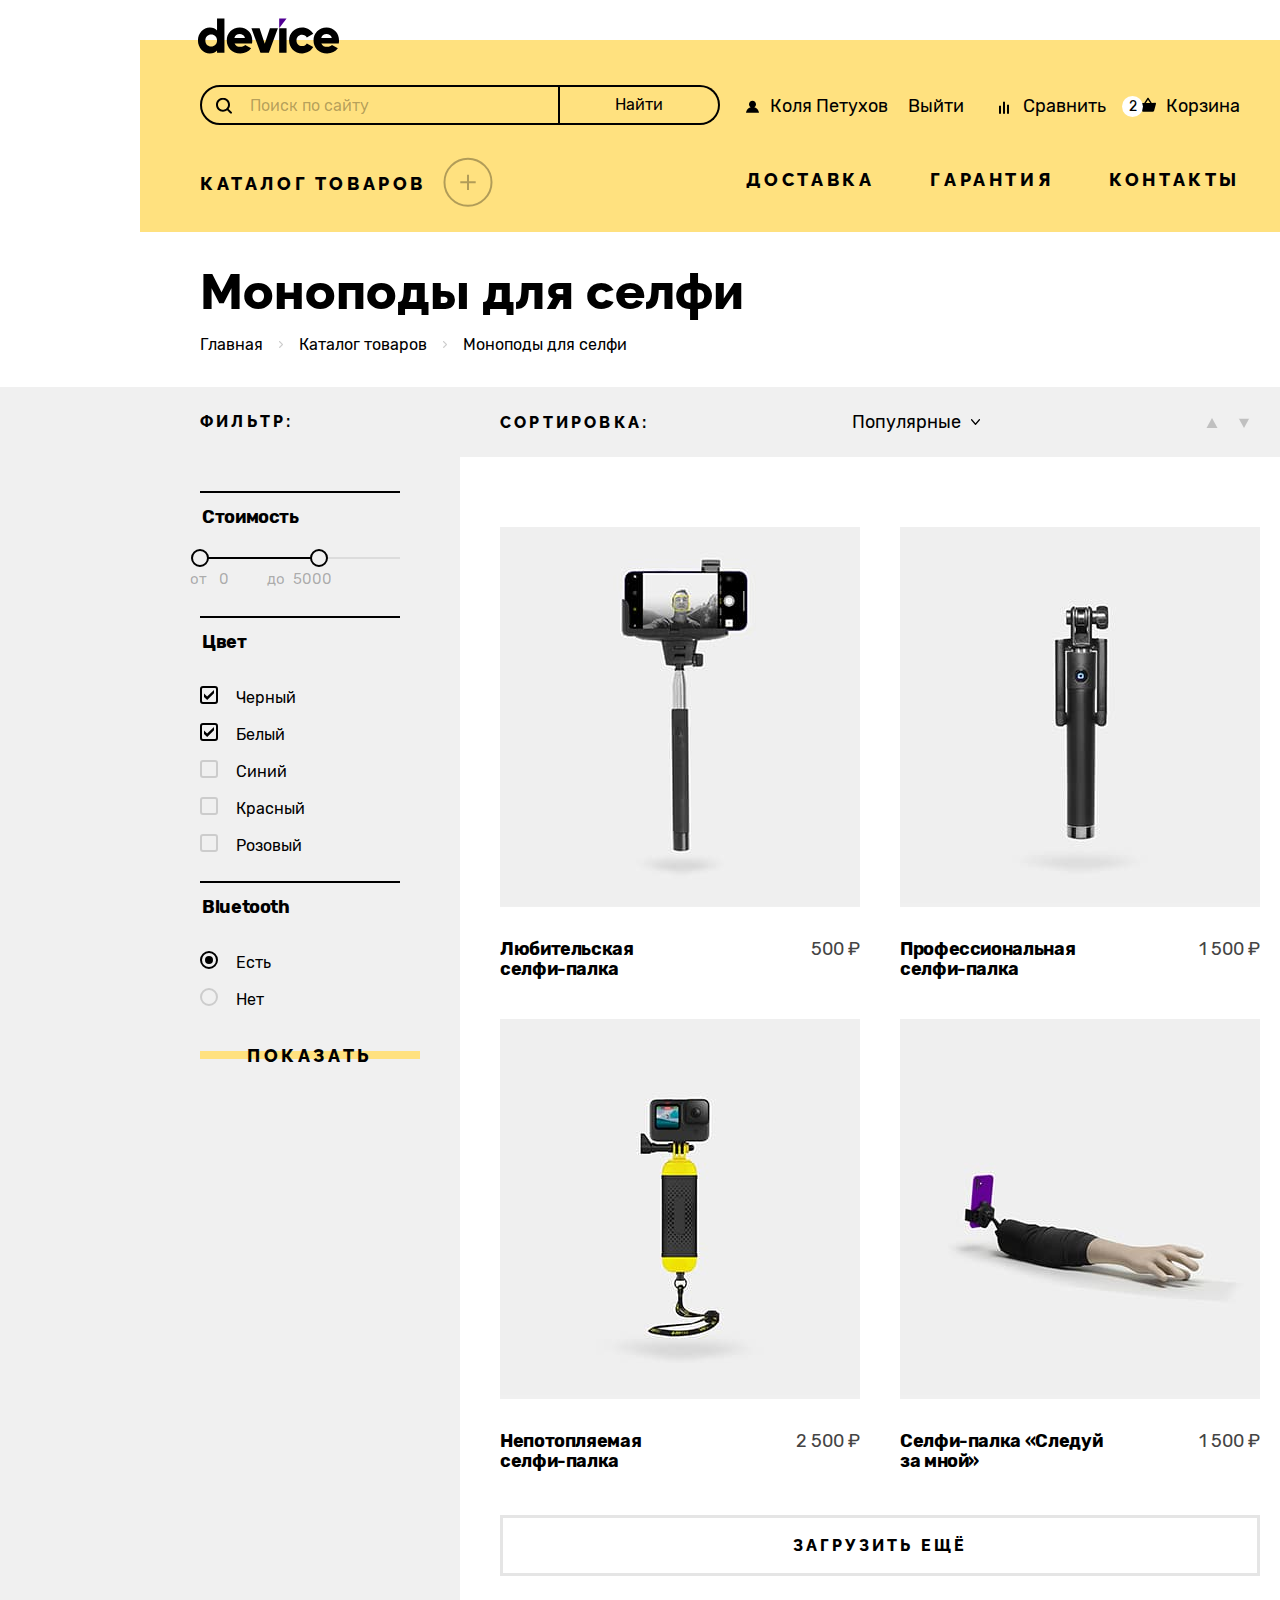
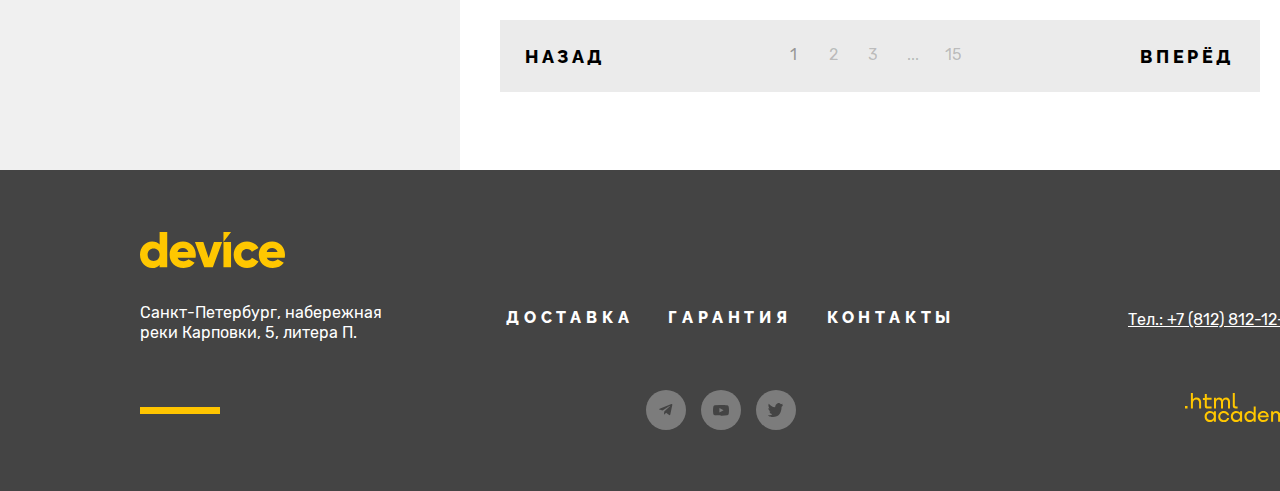
<file: monopod.html>
<!DOCTYPE html>
<html lang="ru">
  <head>
    <meta charset="utf-8">
    <meta name="viewport" content="width=device-width, initial-scale=1">
    <title>HTML Academy: Девайс, моноподы</title>
    <link rel="stylesheet" href="styles/styles.css">
    <link rel="icon" href="favicon.ico"> <!-- 32×32 -->
  </head>
  <body>
    <header class="inner-header">
      <nav class="navigation">
        <h2 class="visually-hidden">Магазин Device</h2>
        <a class="logo" href="index.html">
          <img src="images/header/logo.svg" width="145" height="36" alt="Логотип мазазина Device">
        </a>
        <div class="user-navigation">
          <form class="search" action="#" method="post">
            <label class="search-label">
              <input class="search-input" type="search" placeholder="Поиск по сайту">
              <svg  class="search-icon" aria-hidden="true" focusable="false" xmlns="http://www.w3.org/2000/svg" width="16" height="17" fill="currentColor" viewBox="0 0 16 17"><g clip-path="url(#a)"><path d="m15.7 15.002-3.1-3.1c.9-1.2 1.4-2.6 1.4-4.2 0-3.9-3.1-7-7-7s-7 3.1-7 7 3.1 7 7 7c1.6 0 3-.5 4.2-1.4l3.1 3.1c.2.2.4.3.7.3.6 0 1-.4 1-1 0-.2-.1-.5-.3-.7ZM2 7.702c0-2.8 2.2-5 5-5s5 2.2 5 5-2.2 5-5 5-5-2.2-5-5Z"/></g><defs><clipPath id="a"><path fill="#fff" d="M0 .702h16v16H0z"/></clipPath></defs></svg>
            </label>
            <span class="search-button-wrapper">
              <button class="search-button" type="button">Найти</button>
            </span>
          </form>
          <ul class="navigation-login-list">
            <li class="navigation-login-item">
              <a class="navigation-login-link" href="#">
                <svg class="navigation-login-icon" aria-hidden="true" focusable="false" xmlns="http://www.w3.org/2000/svg" width="13" height="13" fill="none" viewBox="0 0 13 13"><path d="M0 12.787h13c-.2-2.6-2.1-4.8-4.7-5.5 1-.6 1.7-1.7 1.7-3 0-1.9-1.6-3.5-3.5-3.5S3 2.387 3 4.287c0 1.3.7 2.4 1.7 3-2.6.7-4.5 2.9-4.7 5.5Z"/></svg>
              Коля Петухов</a>
            </li>
            <li class="navigation-logout-item">
              <a class="navigation-logout-link" href="#">Выйти</a>
            </li>
          </ul>
          <ul class="navigation-user-list">
            <li class="navigation-user-item">
              <a class="navigation-user-link" href="#">
                <svg class="navigation-user-icon" aria-hidden="true" focusable="false" xmlns="http://www.w3.org/2000/svg" width="10" height="13" fill="none" viewBox="0 0 10 13"><path d="M6 .787H4v12h2v-12ZM2 4.787H0v8h2v-8ZM10 3.787H8v9h2v-9Z"/></svg>
                Сравнить</a>
            </li>
            <li class="navigation-user-cart">
              <a class="navigation-user-link cart-link" href="#">
                <span class="navigation-user-quantity">2</span>
                <svg class="navigation-user-icon cart-icon" aria-hidden="true" focusable="false" xmlns="http://www.w3.org/2000/svg" width="16" height="15" fill="none" viewBox="0 0 16 15"><path d="m15.3 5.787-3.5.2-3.2-4.9c-.1-.2-.4-.3-.6-.3-.2 0-.5.1-.6.3l-3.2 4.9H.7c-.4 0-.7.3-.7.7v.2l1.9 6.8c.2.7.7 1.1 1.4 1.1h9.4c.7 0 1.2-.4 1.4-1.1l1.9-6.9v-.2c0-.4-.3-.8-.7-.8ZM8 2.687l2.2 3.2H5.9l2.1-3.2Z"/></svg>
              Корзина</a>
              <div class="popover popover-cart">
                <div class="popover-content">
                  <h2 class="visually-hidden">Корзина</h2>
                  <ul class="cart-list">
                    <li class="cart-item">
                      <div class="cart-content">
                        <img class="cart-item-image" src="images/header/popover-cart/monopod-hobby-small.jpg" width="39" height="43">
                        <p class="cart-item-title" href="#">Любительская<br>селфи-палка</p>
                      </div>
                      <button class="cart-item-button" type="button">
                        <svg aria-hidden="true" focusable="false" xmlns="http://www.w3.org/2000/svg" width="10" height="11" fill="none" viewBox="0 0 10 11"><path fill="#fff" d="M10 1.08 9.1.17 5 4.26.9.16l-.9.92 4.1 4.09L0 9.26l.9.9L5 6.09l4.1 4.09.9-.91-4.1-4.1L10 1.09Z"/></svg>
                        <span class="visually-hidden">Удалить из корзины</span>
                      </button>
                    </li>
                    <li class="cart-item">
                      <div class="cart-content">
                        <img class="cart-item-image" src="images/header/popover-cart/monopod-pro-small.jpg" width="39" height="43">
                        <p class="cart-item-title" href="#">Профессиональная<br>селфи-палка</p>
                      </div>
                      <button class="cart-item-button" type="button">
                        <svg aria-hidden="true" focusable="false" xmlns="http://www.w3.org/2000/svg" width="10" height="11" fill="none" viewBox="0 0 10 11"><path fill="#fff" d="M10 1.08 9.1.17 5 4.26.9.16l-.9.92 4.1 4.09L0 9.26l.9.9L5 6.09l4.1 4.09.9-.91-4.1-4.1L10 1.09Z"/></svg>
                        <span class="visually-hidden">Удалить из корзины</span>
                      </button>
                    </li>
                  </ul>
                  <div class="cart-sum">
                      <span class="cart-quantity">Товаров: 2</span>
                      <span class="cart-amount">Сумма: 2000 ₽</span>
                  </div>
                  <div class="cart-open-link-wrapper">
                      <a class="cart-open-link" href="#">Открыть корзину</a>
                  </div>
                </div>
              </div>
            </li>
          </ul>
        </div>
        <div class="navigation-container">
          <ul class="navigation-catalog-list">
            <li class="navigation-catalog-item">
              <button class="navigation-catalog-open" type="button">
                <img class="navigation-catalog-open-icon" src="images/header/catalog-open.svg" width="50" height="50" alt="Раскрыть каталог товаров">Каталог товаров</button>
              <ul class="navigation-subcatalog-list">
                <li class="navigation-subcatalog-item virtual-reality">
                  <a class="navigation-subcatalog-link" href="#">Виртуальная реальность</a>
                </li>
                <li class="navigation-subcatalog-item fitness-bracelets">
                  <a class="navigation-subcatalog-link" href="#">Фитнес-браслеты</a>
                </li>
                <li class="navigation-subcatalog-item quadcopters">
                  <a class="navigation-subcatalog-link" href="#">Квадрокоптеры</a>
                </li>
                <li class="navigation-subcatalog-item monopods">
                  <a class="navigation-subcatalog-link navigation-subcatalog-link-current" href="#">Моноподы для cелфи</a>
                </li>
                <li class="navigation-subcatalog-item smart-watch">
                  <a class="navigation-subcatalog-link" href="#">Умные часы</a>
                </li>
                <li class="navigation-subcatalog-item action-cameras">
                  <a class="navigation-subcatalog-link" href="#">Экшн-камеры</a>
                </li>
              </ul>
            </li>
          </ul>
          <ul class="navigation-info-list">
            <li class="navigation-info-item">
              <a class="navigation-info-link" href="#">Доставка</a>
            </li>
            <li class="navigation-info-item">
              <a class="navigation-info-link" href="#">Гарантия</a>
            </li>
            <li class="navigation-info-item">
              <a class="navigation-info-link" href="#">Контакты</a>
            </li>
          </ul>
        </div>
      </nav>
    </header>
    <main class="main-container inner-main">
      <div class="inner-main-navigation">
        <header class="inner-title">
          <h1 class="inner-header-title">Моноподы для селфи</h1>
        </header>
        <ul class="breadcrumbs-list">
          <li class="breadcrumbs-item">
            <a class="breadcrumbs-link" href="index.html">Главная</a>
          </li>
          <li class="breadcrumbs-item">
            <a class="breadcrumbs-link" href="#">Каталог товаров</a>
          </li>
          <li class="breadcrumbs-item">
            <a class="breadcrumbs-link">Моноподы для селфи</a>
          </li>
        </ul>
      </div>
      <div class="inner-main-container">
        <div class="catalog-container">
          <section class="catalog-filter">
            <h2 class="catalog-filter-title">Фильтр:</h2>
            <form action="https://echo.htmlacademy.ru/" method="get">
              <div class="border-top-container"></div>
              <fieldset class="catalog-filter-group">
                <legend class="catalog-filter-group-title">Стоимость</legend>
                <div class="range">
                  <div class="range-scale">
                    <div class="range-bar" style="left: 0;
                    width: 119px;">
                        <button class="range-toggle toggle-min"  type="button">
                          <span class="visually-hidden">Изменить минимальную цену.</span>
                        </button>
                        <button class="range-toggle toggle-max"  type="button">
                          <span class="visually-hidden">Изменить максимальную цену.</span>
                        </button>
                    </div>
                  </div>
                  <div class="range-wrapper-inputs">
                    <label class="catalog-filter-label" style="left: -10px;">
                      от <input class="range-input" type="number" value="0" name="min-price">
                    </label>
                    <label class="catalog-filter-label" style="left: 67px;">
                      до <input class="range-input" type="number" value="5000" name="max-price" style="width: 50px;">
                    </label>
                  </div>
                </div>
              </fieldset>
              <div class="border-top-container"></div>
              <fieldset class="catalog-filter-group">
                <legend class="catalog-filter-group-title">Цвет</legend>
                <ul class="catalog-filter-list">
                  <li class="catalog-filter-item">
                    <label class="control">
                      <input class="visually-hidden control-input" type="checkbox" name="black" checked>
                      <span class="control-mark-wrapper"><span class="control-mark"></span></span>
                      <span class="control-label">Черный</span>
                    </label>
                  </li>
                  <li class="catalog-filter-item">
                    <label class="control">
                      <input class="visually-hidden control-input" type="checkbox" name="white" checked>
                      <span class="control-mark-wrapper"><span class="control-mark"></span></span>
                      <span class="control-label">Белый</span>
                    </label>
                  </li>
                  <li class="catalog-filter-item">
                    <label class="control">
                      <input class="visually-hidden control-input" type="checkbox" name="blue">
                      <span class="control-mark-wrapper"><span class="control-mark"></span></span>
                      <span class="control-label">Синий</span>
                    </label>
                  </li>
                  <li class="catalog-filter-item">
                    <label class="control">
                      <input class="visually-hidden control-input" type="checkbox" name="red">
                      <span class="control-mark-wrapper"><span class="control-mark"></span></span>
                      <span class="control-label">Красный</span>
                    </label>
                  </li>
                  <li class="catalog-filter-item">
                    <label class="control">
                      <input class="visually-hidden control-input" type="checkbox" name="pink">
                      <span class="control-mark-wrapper"><span class="control-mark"></span></span>
                      <span class="control-label">Розовый</span>
                    </label>
                  </li>
                </ul>
              </fieldset>
              <div class="border-top-container"></div>
              <fieldset class="catalog-filter-group">
                <legend class="catalog-filter-group-title">Bluetooth</legend>
                <ul class="catalog-filter-list">
                  <li class="catalog-filter-item">
                    <label class="control">
                      <input class="visually-hidden control-input" type="radio" name="product-bluetooth" value="yes" checked>
                      <span class="control-mark-wrapper"><span class="control-mark"></span></span>
                      <span class="control-label">Есть</span>
                    </label>
                  </li>
                  <li class="catalog-filter-item">
                    <label class="control">
                      <input class="visually-hidden control-input" type="radio" name="product-bluetooth" value="no">
                      <span class="control-mark-wrapper"><span class="control-mark"></span></span>
                      <span class="control-label">Нет</span>
                    </label>
                  </li>
                </ul>
              </fieldset>
              <div class="button-container button-show-container">
                <button class="button" type="submit">Показать</button>
              </div>
            </form>
          </section>
          <div class="right-column">
            <section class="select">
              <h2 class="select-title">Сортировка:</h2>
              <select class="select-control">
                <option value="popular">Популярные</option>
                <option value="cheap">Сначала дешёвое</option>
                <option value="expensive">Сначала дорогое</option>
              </select>
              <div class="select-buttons">
                <a class="button-up select-button" href="#">
                  <svg aria-hidden="true" focusable="false" xmlns="http://www.w3.org/2000/svg" width="12" height="10" viewBox="0 0 12 10"><path d="m6 0 5.5 10H.5"/></svg>
                  <span class="visually-hidden">Вверх</span>
                </a>
                <a class="button-down select-button" href="#">
                  <svg aria-hidden="true" focusable="false" xmlns="http://www.w3.org/2000/svg" width="12" height="10" viewBox="0 0 12 10"><g clip-path="url(#a)"><path d="M6 10 .5 0h11"/></g><defs><clipPath id="a"><path d="M11.5 10H.5V0h11z"/></clipPath></defs></svg>
                  <span class="visually-hidden">Вниз</span>
                </a>
              </div>
            </section>
            <section class="product">
              <div class="product-cards">
                <h2 class="visually-hidden">Товары</h2>
                <ol class="product-list">
                  <li class="product-card">
                    <a class="product-card-link" href="#">
                      <img class="product-card-image" src="images/monopods/monopod-hobby.jpg" width="360" height="380" alt="Селфи-палка с прикреплённым к ней телефоном">
                      <div class="product-card-content">
                        <h3 class="product-card-title">Любительская<br>селфи-палка</h3>
                        <b class="product-card-price">500 ₽</b>
                      </div>
                    </a>
                  </li>
                  <li class="product-card">
                    <a class="product-card-link" href="#">
                      <img class="product-card-image" src="images/monopods/monopod-pro.jpg" width="360" height="380" alt="Собранная селфи-палка">
                      <div class="product-card-content">
                        <h3 class="product-card-title">Профессиональная<br>селфи-палка</h3>
                        <b class="product-card-price">1 500 ₽</b>
                      </div>
                    </a>
                  </li>
                  <li class="product-card">
                    <a class="product-card-link" href="#">
                      <img class="product-card-image" src="images/monopods/monopod-unsinkable.jpg" width="360" height="380" alt="Чёрная селфи-палка с жёлтыми элементами и прикреплённой к ней камерой GoPro">
                      <div class="product-card-content">
                        <h3 class="product-card-title">Непотопляемая<br>селфи-палка</h3>
                        <b class="product-card-price">2 500 ₽</b>
                      </div>
                    </a>
                  </li>
                  <li class="product-card">
                    <a class="product-card-link" href="#">
                      <img class="product-card-image" src="images/monopods/monopod-follow-me.jpg" width="360" height="380" alt="Селфи-палка в форме руки">
                      <div class="product-card-content">
                        <h3 class="product-card-title">Селфи-палка «Следуй<br>за мной»</h3>
                        <b class="product-card-price">1 500 ₽</b>
                      </div>
                    </a>
                  </li>
                </ol>
              </div>
              <button class="show-more" type="button">Загрузить ещё</button>
              <div class="pagination">
                <button class="pagination-button" type="button">Назад</button>
                <ol class="pagination-list">
                  <li class="pagination-item">
                    <a class="pagination-link pagination-current" href="#">1</a>
                  </li>
                  <li class="pagination-item">
                    <a class="pagination-link" href="#">2</a>
                  </li>
                  <li class="pagination-item">
                    <a class="pagination-link" href="#">3</a>
                  </li>
                  <li class="pagination-item">
                    <a class="pagination-link" href="#">...</a>
                  </li>
                  <li class="pagination-item">
                    <a class="pagination-link" href="#">15</a>
                  </li>
                </ol>

                <button class="pagination-button" type="button">Вперёд</button>
              </div>
            </section>
          </div>
        </div>
      </div>
    </main>
    <footer class="page-footer">
      <div class="footer-container">
        <section class="footer-physical-address">
          <h2 class="visually-hidden">Наш адрес</h2>
          <a class="logo-footer" href="index.html">
            <img src="images/footer/logo.svg" width="145" height="36" alt="Логотип интернет-магазина Device.">
          </a>
          <address class="footer-contact-address">
            <p class="footer-contact-address-text">Санкт-Петербург, набережная<br>реки Карповки, 5, литера П.</p>
          </address>
          <span class="line-container"></span>
        </section>
        <section class="footer-navigation">
          <h2 class="visually-hidden">Условия доставки, гарантии и наши контакты</h2>
          <ul class="footer-service-list">
            <li class="footer-service-item">
              <a class="footer-service-link" href="#">Доставка</a>
            </li>
            <li class="footer-service-item">
              <a class="footer-service-link" href="#">Гарантия</a>
            </li>
            <li class="footer-service-item">
              <a class="footer-service-link" href="#">Контакты</a>
            </li>
          </ul>
          <ul class="footer-social-list">
            <li class="footer-social-item">
              <a class="footer-social-link" href="#">
                <span class="footer-social-icon-container">
                  <svg class="footer-social-icon" aria-hidden="true" focusable="false" xmlns="http://www.w3.org/2000/svg" width="14" height="12" fill="none" viewBox="0 0 14 12"><path d="M12.443.074.623 4.632c-.807.324-.802.774-.148.974l3.035.947 7.021-4.43c.332-.202.635-.093.386.128L5.228 7.385l-.209 3.129c.307 0 .442-.141.614-.307l1.474-1.433 3.066 2.264c.565.312.971.152 1.112-.523l2.013-9.485c.206-.826-.316-1.2-.855-.956Z"/></svg>
                </span>
                <span class="visually-hidden">Telegram</span>
              </a>
            </li>
            <li class="footer-social-item">
              <a class="footer-social-link" href="#">
                <span class="footer-social-icon-container">
                  <svg class="footer-social-icon" aria-hidden="true" focusable="false" xmlns="http://www.w3.org/2000/svg" width="16" height="11" fill="none" viewBox="0 0 16 11"><path d="M15.667 1.675a1.857 1.857 0 0 0-.51-.847 2.034 2.034 0 0 0-.893-.495c-1.252-.33-6.268-.33-6.268-.33a51.083 51.083 0 0 0-6.26.314 2.107 2.107 0 0 0-.892.506c-.246.238-.425.53-.518.851A19.393 19.393 0 0 0 0 5.337C-.008 6.564.101 7.79.326 8.999c.091.32.27.611.516.846.248.236.556.406.894.496 1.27.329 6.26.329 6.26.329 2.094.024 4.188-.08 6.268-.313.335-.087.642-.257.892-.495.244-.23.42-.524.51-.847.23-1.207.342-2.434.334-3.663a17.72 17.72 0 0 0-.333-3.678ZM6.402 7.619V3.055l4.173 2.282L6.402 7.62Z"/></svg>
                </span>
                <span class="visually-hidden">YouTube</span>
              </a>
            </li>
            <li class="footer-social-item">
              <a class="footer-social-link" href="#">
                <span class="footer-social-icon-container">
                  <svg class="footer-social-icon" aria-hidden="true" xmlns="http://www.w3.org/2000/svg" width="15" height="15" fill="none" viewBox="0 0 15 15"><path d="M9.7.155c1.5-.5 2.6.3 3.2 1.1.5-.2 1.1-.4 1.7-.6 0 .8-.5 1.4-.8 1.6.7.2 1.2-.4 1.2-.4-.1.9-.9 1.7-1.4 1.9-.2 6.3-2.8 10.4-8.9 10.3h-.4c-.3 0-3.7-.4-4.3-1.8 2 .2 3.4-.4 4.1-1.1-.8-.3-2.4-.4-2.6-2.8.3.2.5.3 1.1.2-1.1-.8-2.3-1.5-2.2-3.5.3.3.9.5 1.2.4-.6-.2-1.8-3.1-.8-4.6 1.6 1.7 3.3 3.4 6.3 3.5.2-2.1 1-3.5 2.6-4.2Z"/></svg>
                </span>
                <span class="visually-hidden">Twitter</span>
              </a>
            </li>
          </ul>
        </section>

        <section class="footer-contact">
          <h2 class="visually-hidden">Контактный номер телефона</h2>
          <address class="footer-contact-number">
            <a class="footer-contact-number-link" href="tel:78128121212">Тел.: +7 (812) 812-12-12</a>
          </address>
          <a class="htmlacademy-link" href="https://htmlacademy.ru/">
            <svg class="logo-htmlacademy" aria-hidden="true" focusable="false" xmlns="http://www.w3.org/2000/svg" width="115" height="33" fill="none" viewBox="0 0 115 33"><path d="M0 12.9v2.6h2.5v-2.6H0ZM11.6 4.5c-1.6 0-2.8.7-3.6 1.7h-.1V0h-2v15.5h2v-5.3c0-2.1 1.3-3.6 3.3-3.6 1.8 0 2.9 1.4 2.9 3.2v5.7h2V9.4c.1-3-1.8-4.9-4.5-4.9ZM26.6 4.8h-4.8V1.1h-2v3.8h-1.9v2h1.9v6c0 1.7 1 2.7 2.7 2.7h4.1v-2h-3.7c-.7 0-1.1-.4-1.1-1.1V6.8h4.8v-2ZM41.1 4.6c-1.6 0-2.9.8-3.5 2.1h-.1c-.6-1.2-1.8-2.1-3.4-2.1-1.4 0-2.5.8-3.1 1.8h-.1V4.8H29v10.6h2V10c0-2 1-3.5 2.6-3.5 1.5 0 2.4 1 2.4 2.6v6.3h2V9.8c0-2.4 1.4-3.3 2.6-3.3 1.5 0 2.4 1 2.4 2.6v6.3h2V8.9c.1-2.5-1.4-4.3-3.9-4.3ZM47.8 12.7c0 1.7 1 2.7 2.8 2.7h2v-2h-1.7c-.7 0-1.1-.4-1.1-1.1V0h-2v12.7ZM28.9 19.7c-.9-1.1-2.2-1.8-3.9-1.8-3.1 0-5.4 2.3-5.4 5.6s2.3 5.6 5.4 5.6c1.8 0 3-.8 3.8-1.9h.1v1.6h2V18.2h-2v1.5Zm-3.6 7.4c-2.2 0-3.6-1.6-3.6-3.6s1.4-3.6 3.6-3.6 3.6 1.6 3.6 3.6c0 1.9-1.4 3.6-3.6 3.6ZM44.2 22c-.5-2.4-2.6-4.1-5.4-4.1-3.4 0-5.6 2.5-5.6 5.6 0 3.1 2.2 5.6 5.6 5.6 2.8 0 4.9-1.8 5.4-4.2h-2.1c-.4 1.3-1.7 2.3-3.3 2.3-2.2 0-3.6-1.6-3.6-3.6s1.4-3.6 3.6-3.6c1.6 0 2.8 1 3.3 2.2h2.1V22ZM55.1 19.7c-.9-1.1-2.2-1.8-3.9-1.8-3.1 0-5.4 2.3-5.4 5.6s2.3 5.6 5.4 5.6c1.8 0 3-.8 3.8-1.9h.1v1.6h2V18.2h-2v1.5Zm-3.6 7.4c-2.2 0-3.6-1.6-3.6-3.6s1.4-3.6 3.6-3.6 3.6 1.6 3.6 3.6c0 1.9-1.5 3.6-3.6 3.6ZM68.7 19.8c-.9-1.1-2.2-1.9-3.9-1.9-3.1 0-5.4 2.3-5.4 5.6s2.2 5.6 5.4 5.6c1.7 0 3-.8 3.8-1.8h.1v1.5h2V13.4h-2v6.4Zm-3.6 7.3c-2.2 0-3.6-1.6-3.6-3.6s1.4-3.6 3.6-3.6 3.6 1.6 3.6 3.6c-.1 2-1.5 3.6-3.6 3.6ZM78.3 17.9c-3.3 0-5.5 2.5-5.5 5.6 0 3 2.1 5.6 5.5 5.6 2.5 0 4.5-1.3 5.2-3.6h-2.1c-.5 1-1.6 1.6-3 1.6-1.9 0-3.3-1.3-3.4-2.9h8.8c.2-3.6-2-6.3-5.5-6.3Zm0 1.9c1.7 0 3 1 3.3 2.6h-6.5c.3-1.5 1.5-2.6 3.2-2.6ZM98.2 17.9c-1.6 0-2.9.8-3.6 2h-.1c-.6-1.2-1.8-2-3.4-2-1.4 0-2.5.7-3.1 1.8v-1.5h-1.9v10.6h2v-5.4c0-2 1-3.4 2.6-3.5 1.5 0 2.4 1 2.4 2.6v6.3h2v-5.6c0-2.4 1.4-3.3 2.6-3.3 1.5 0 2.4 1 2.4 2.6v6.3h2v-6.5c.1-2.6-1.4-4.4-3.9-4.4ZM109.4 27l-3.6-8.9h-2.2l4.8 11.6c-.3.9-.7 1.2-1.7 1.2h-2.5v2h2.5c1.8 0 2.8-.8 3.5-2.6l4.7-12.2h-2.1l-3.4 8.9Z"/></svg>
          </a>
        </section>
      </div>
    </footer>
  </body>
</html>
</file>
<file: styles/styles.css>
/*
* Prefixed by https://autoprefixer.github.io
* PostCSS: v8.4.14,
* Autoprefixer: v10.4.7
* Browsers: > 2% and last 1 version
*/

/*
* Prefixed by https://autoprefixer.github.io
* PostCSS: v8.4.14,
* Autoprefixer: v10.4.7
* Browsers: last 4 version
*/

@font-face {
  font-family: "Rubik";
  src: url("../fonts/rubik/rubik-400.woff2") format("woff2");
  font-weight: 400;
  font-style: normal;
  font-display: swap;
}

@font-face {
  font-family: "Rubik";
  src: url("../fonts/rubik/rubik-700.woff2") format("woff2");
  font-weight: 700;
  font-style: bold;
  font-display: swap;
}

@font-face {
  font-family: "Raleway";
  src: url("../fonts/raleway/raleway-800.woff2") format("woff2");
  font-weight: 800;
  font-style: bold;
  font-display: swap;
}

html {
  height: 100%;
}

body {
  min-width: 1440px;
  margin: 0;
  display: flex;
  flex-direction: column;
  min-height: 100%;
  padding-top: 40px;
  font-family: "Rubik", sans-serif;
  font-size: 18px;
  line-height: 30px;
  font-weight: 400;
  color: rgba(0, 0, 0, 1);
  background-color: rgba(255, 255, 255, 1);
}

.visually-hidden {
  position: absolute;
  width: 1px;
  height: 1px;
  margin: -1px;
  padding: 0;
  border: 0;
  clip: rect(0 0 0 0);
  overflow: hidden;
}

.button-container {
  position: relative;
  z-index: 0;
}

.button {
  display: inline-block;
  width: 220px;
  padding-top: 10px;
  padding-bottom: 10px;
  font-family: "Raleway", sans-serif;
  font-size: 18px;
  line-height: 21px;
  background-color: transparent;
  color: rgba(0, 0, 0, 1);
  text-align: center;
  text-decoration: none;
  text-transform: uppercase;
  letter-spacing: 0.2em;
  border: none;
  cursor: pointer;
}

.button::after {
  content: "";
  position: absolute;
  top: 16px;
  left: 0;
  width: 100%;
  height: 8px;
  background-color: rgba(255, 225, 127, 1);
  z-index: -1;
}

.button:focus {
  outline: none;
}

.button:focus-visible {
  outline: 2px solid rgba(175, 79, 255, 1);
}

.button:hover {
  background-color: rgba(255, 225, 127, 1);
  outline: none;
}

.button:active {
  background-color: rgba(255, 204, 51, 1);
  outline: none;
}

input[type="number"]::-webkit-outer-spin-button,
input[type="number"]::-webkit-inner-spin-button {
  -webkit-appearance: none;
          appearance: none;
  margin: 0;
}

.line-container {
  position: absolute;
  width: 80px;
  height: 7px;
}

.line-container::after {
  content: "";
  display: block;
  width: 80px;
  height: 7px;
}

/*шапка*/
.main-header {
  width: 1160px;
  margin: 0 auto;
  background-color: rgba(255, 225, 127, 1);
}

.inner-header {
  width: 1160px;
  margin: 0 auto;
  background-color: rgba(255, 225, 127, 1);
  padding-bottom: 22px;
}

.logo {
  display: block;
  position: relative;
  top: -22px;
  left: 56px;
  width: 145px;
}

.logo:focus {
  outline: none;
}

.logo:focus-visible {
  outline: 2px solid rgba(175, 79, 255, 1);
  outline-offset: 2px;
  opacity: 1;
}

.logo:hover {
  opacity: 0.5;
  outline: none;
}

.logo:active {
  opacity: 0.3;
  outline: none;
}

.user-navigation {
  display: flex;
  width: 1040px;
  margin: 0 auto;
  margin-bottom: 30px;
}

.search {
  display: flex;
  margin-right: 20px;
}

.search-label {
  flex-grow: 1;
  position: relative;
}

.search-icon {
  position: absolute;
  top: 12px;
  left: 16px;
}

.search-input {
  margin: 0;
  width: 360px;
  height: 40px;
  box-sizing: border-box;
  padding-left: 48px;
  font-family: inherit;
  font-size: 16px;
  line-height: 20px;
  background-color: transparent;
  border: 2px solid rgba(0, 0, 0, 1);
  border-radius: 50px 0 0 50px;
}

.search-label:focus-within { /* Мне не нравится, что когда поле в состоянии active, outline так и висит.
  Но пока не понимаю, как это исправить: псевдокласс тут не работает по какой-то причине
  .search-input:active {
  outline: none;
} тут не помогает */
  outline: 2px solid rgba(175, 79, 255, 1);
  outline-offset: 2px;
}

.search-input:focus-visible {
  outline: none;
}

.search-input::placeholder {
  color: rgba(0, 0, 0, 0.3);
}

.search-input:disabled,
.search-input:disabled + .search-icon {
  opacity: 0.3;
}

.search-button {
  width: 160px;
  height: 40px;
  font-family: inherit;
  font-size: 16px;
  line-height: 20px;
  background-color: transparent;
  border: 2px solid rgba(0, 0, 0, 1);
  border-left: none;
  border-radius: 0 50px 50px 0;
  cursor: pointer;
}

.search-button-wrapper:focus-within { /* тут действительно проще сделать это через обёртку */
  outline: 2px solid rgba(175, 79, 255, 1);
  outline-offset: 2px;
}

.search-button:focus {
  outline: none;
}

.search-button:hover {
  background-color: rgba(0, 0, 0, 1);
  color: rgba(255, 255, 255, 1);
}

.search-button:active {
  background-color: rgba(0, 0, 0, 1);
  color: rgba(255, 255, 255, 0.3);
}

.search-button:disabled,
.search-button:disabled:hover,
.search-button:disabled:active {
  opacity: 0.3;
  cursor: auto;
  background-color: transparent;
  color: rgba(0, 0, 0, 0.3);
}

/*войти, выйти*/
.navigation-login-list {
  margin: 0;
  padding: 0;
  display: flex;
  flex-wrap: wrap;
  list-style-type: none;
  max-width: 250px;
}

.navigation-login-item {
  padding: 6px;
  padding-right: 14px;
}

.navigation-login-link {
  display: block;
  position: relative;
  padding-left: 24px;
  color: inherit;
  text-decoration: none;
}

.navigation-logout-item { /* выйти */
  padding: 6px;
}

.navigation-logout-link {
  display: block;
  position: relative;
  color: inherit;
  text-decoration: none;
}

.navigation-login-icon {
  position: absolute;
  top: 0;
  bottom: 0;
  left: 0;
  margin: auto;
  fill: rgba(0, 0, 0, 1);
}
/* состояния для войти и выйти, Коля Петухов */
.navigation-login-link:focus,
.navigation-logout-link:focus {
  outline: none;
}

.navigation-login-link:focus-visible,
.navigation-logout-link:focus-visible {
  outline: 2px solid rgba(175, 79, 255, 1);
  outline-offset: 2px;
}

.navigation-login-link:hover .navigation-login-icon,
.navigation-login-link:hover,
.navigation-logout-link:hover {
  color: rgba(0, 0, 0, 0.7);
  fill: rgba(0, 0, 0, 0.7);
  outline: none;
}

.navigation-login-link:active .navigation-login-icon,
.navigation-login-link:active,
.navigation-logout-link:active {
  color: rgba(0, 0, 0, 0.4);
  fill: rgba(0, 0, 0, 0.4);
  outline: none;
}

/* сравнить, корзина */
.navigation-user-list {
  max-width: 250px;
  margin: 0;
  margin-left: auto;
  padding: 0;
  display: flex;
  flex-wrap: wrap;
  list-style-type: none;
}

.navigation-user-item {
  margin-right: 10px;
  padding: 6px;
}

/* сравнить */
.navigation-user-link {
  display: block;
  position: relative;
  padding-left: 24px;
  color: inherit;
  text-decoration: none;
}

.navigation-user-icon {
  position: absolute;
  top: 10px;
  left: 0;
  margin: auto;
  fill: rgba(0, 0, 0, 1);
}

/* корзина */
.navigation-user-link.cart-link {
  padding-left: 44px;
}

.navigation-user-icon.cart-icon {
  top: 6px;
  left: 18px;
}

.navigation-user-quantity {
  position: absolute;
  top: 5px;
  left: 0;
  min-width: 21px;
  height: 21px;
  border-radius: 50%;
  background-color: rgba(255, 255, 255, 1);
  color: rgba(0, 0, 0, 1);
  text-align: center;
  line-height: 21px;
  font-size: 14px;
  z-index: 1;
}

/* состояния для сравнить и корзина */
.navigation-user-link:focus {
  outline: none;
}

.navigation-user-link:focus-visible {
  outline: 2px solid rgba(175, 79, 255, 1);
  outline-offset: 2px;
}

.navigation-user-link:hover .navigation-user-icon,
.navigation-user-link:hover .navigation-user-quantity,
.navigation-user-link:hover {
  color: rgba(0, 0, 0, 0.7);
  fill: rgba(0, 0, 0, 0.7);
  outline: none;
}

.navigation-user-link:active .navigation-user-icon,
.navigation-user-link:active .navigation-user-quantity,
.navigation-user-link:active {
  color: rgba(0, 0, 0, 0.4);
  fill: rgba(0, 0, 0, 0.4);
  outline: none;
}

/* поповер */
.navigation-user-cart {
  position: relative;
  padding-top: 6px;
}

.popover {
  position: absolute;
  top: 40px;
  right: -77px;
  z-index: 2;
  box-sizing: border-box;
  width: 320px;
  color: rgba(255, 255, 255, 1);
  background-color: rgba(0, 0, 0, 1);
  min-height: 90px;
  display: none;
}

.popover::after {
  position: absolute;
  content: "";
  width: 14px;
  height: 6px;
  background-image: url("../images/header/popover-cart/triangle.svg");
  background-size: contain;
  background-repeat: no-repeat;
  left: 50%;
  top: -5px;
}

.popover-open {
  display: block;
  /* Теперь мы можем добавлять или удалять класс для отображения и скрытия блока с корзиной. */
}

.popover-content {
  height: 100%;
}

.cart-list {
  list-style-type: none;
  padding: 0;
}

.cart-item {
  padding: 20px;
  display: flex;
  justify-content: space-between;
  align-items: start;
}

.cart-item + .cart-item {
  border-top: 1px solid rgba(255, 255, 255, 0.1);
}

.cart-content {
  display: flex;
}

.cart-item-image {
  padding-right: 23px;
}

.cart-item-title {
  margin: 0;
  font-size: 16px;
  line-height: 20px;
  text-align: left;
  text-decoration: none;
}

.cart-item-button {
  padding: 0;
  background-color: transparent;
  border: none;
  cursor: pointer;
}

.cart-item-button:focus-visible {
  outline: 2px solid rgba(175, 79, 255, 1);
  outline-offset: 2px;
}

.cart-sum {
  padding: 12px 20px;
  display: flex;
  justify-content: space-between;
  background-color: rgba(26, 26, 26, 1);
}

.cart-quantity {
  font-size: 16px;
  line-height: 20px;
  text-decoration: none;
}

.cart-amount {
  font-size: 16px;
  line-height: 20px;
  text-decoration: none;
}

.cart-open-link-wrapper {
  padding: 20px;
}

.cart-open-link {
  display: inline-flex;
  align-items: center;
  justify-content: center;
  min-width: 280px;
  min-height: 50px;
  font-family: "Raleway", sans-serif;
  line-height: 21px;
  color: rgba(0, 0, 0, 1);
  background-color: rgba(255, 255, 255, 1);
  text-transform: uppercase;
  text-decoration: none;
  letter-spacing: 0.2em;
  text-align: center;
}

.cart-open-link:focus-visible {
  outline: 2px solid rgba(175, 79, 255, 1);
  outline-offset: 2px;
}

.cart-open-link:hover {
  box-sizing: border-box;
  border: 3px solid rgba(255, 255, 255, 1);
  background-color: rgba(0, 0, 0, 1);
  color: rgba(255, 255, 255, 1);
  outline: none;
}

.cart-open-link:active {
  opacity: 0.6;
  outline: none;
}

/* каталог товаров - навигация */
.navigation-container {
  width: 1040px;
  margin: 0 auto;
  display: flex;
  justify-content: space-between;
}

.navigation-catalog-list {
  margin: 0;
  padding: 0;
  list-style-type: none;
}

.navigation-catalog-open {
  position: relative;
  padding: 16px 67px 16px 0;
  font-family: "Raleway", sans-serif;
  font-size: 18px;
  line-height: 21px;
  color: inherit;
  text-transform: uppercase;
  letter-spacing: 0.2em;
  border: none;
  background-color: transparent;
  cursor: pointer;
}

.navigation-catalog-open-icon-unactive {
  display: none;
}

.navigation-catalog-open-icon {
  position: absolute;
  top: 0;
  right: 0;
  margin: auto;
  opacity: 0.3;
}

.navigation-catalog-open:focus {
  outline: none;
}

.navigation-catalog-open:focus-visible {
  outline: 2px solid rgba(175, 79, 255, 1);
  outline-offset: 2px;
}

.navigation-catalog-open:focus-visible .navigation-catalog-open-icon {
  opacity: 0.3;
}

.navigation-catalog-open:hover {
  outline: none;
}

.navigation-catalog-open:hover .navigation-catalog-open-icon {
  opacity: 1;
}

.navigation-catalog-open:active {
  outline: none;
}

.navigation-catalog-open:active .navigation-catalog-open-icon {
  opacity: 1;
}

.navigation-catalog-item {
  position: relative;
  min-width: 294px;
}

.navigation-subcatalog-list {
  display: none;
}

.navigation-catalog-item:focus-within .navigation-subcatalog-list {
  width: 1160px;
  height: 174px;
  margin: 0;
  box-sizing: border-box;
  padding: 0;
  padding-left: 60px;
  padding-top: 14px;
  padding-bottom: 54px;
  display: grid;
  grid-template-columns: repeat(3, 211px); /* Создаем 3 колонки одинаковой ширины */
  grid-template-rows: repeat(3, 1fr);
  column-gap: 40px;
  position: absolute;
  top: 56px;
  left: -60px;
  list-style-type: none;
  background-color: rgba(255, 225, 127, 1);
  z-index: 1;
}

.navigation-catalog-item:focus-within .navigation-subcatalog-list > *:nth-child(1) {
  -ms-grid-row: 1;
  -ms-grid-column: 1;
}

.navigation-catalog-item:focus-within .navigation-subcatalog-list > *:nth-child(2) {
  -ms-grid-row: 1;
  -ms-grid-column: 3;
}

.navigation-catalog-item:focus-within .navigation-subcatalog-list > *:nth-child(3) {
  -ms-grid-row: 1;
  -ms-grid-column: 5;
}

.navigation-catalog-item:focus-within .navigation-subcatalog-list > *:nth-child(4) {
  -ms-grid-row: 2;
  -ms-grid-column: 1;
}

.navigation-catalog-item:focus-within .navigation-subcatalog-list > *:nth-child(5) {
  -ms-grid-row: 2;
  -ms-grid-column: 3;
}

.navigation-catalog-item:focus-within .navigation-subcatalog-list > *:nth-child(6) {
  -ms-grid-row: 2;
  -ms-grid-column: 5;
}

.navigation-catalog-item:focus-within .navigation-subcatalog-list > *:nth-child(7) {
  -ms-grid-row: 3;
  -ms-grid-column: 1;
}

.navigation-catalog-item:focus-within .navigation-subcatalog-list > *:nth-child(8) {
  -ms-grid-row: 3;
  -ms-grid-column: 3;
}

.navigation-catalog-item:focus-within .navigation-subcatalog-list > *:nth-child(9) {
  -ms-grid-row: 3;
  -ms-grid-column: 5;
}

.action-cameras {
  -ms-grid-column: 1;
  -ms-grid-column-span: 1;
  grid-column: 1/2;
  -ms-grid-row: 3;
  -ms-grid-row-span: 1;
  grid-row: 3/4;
}
/* .navigation-subcatalog-item {
  width: 222px;
  margin-right: 30px;
} */

.navigation-subcatalog-link {
  font-size: 16px;
  line-height: 18px;
  color: inherit;
  text-decoration: none;
}

.navigation-subcatalog-link:focus-visible {
  outline: 2px solid rgba(175, 79, 255, 1);
  outline-offset: 2px;
}

.navigation-subcatalog-link:hover {
  opacity: 0.7;
  outline: none;
}

.navigation-subcatalog-link:active {
  opacity: 0.3;
  outline: none;
}

.navigation-subcatalog-link-current {
  border-bottom: 1px solid rgba(0, 0, 0, 1);
}

.navigation-subcatalog-link-current:focus-visible {
  outline: 2px solid rgba(175, 79, 255, 1);
  outline-offset: 2px;
}

.navigation-subcatalog-link-current:hover {
  opacity: 0.7;
  outline: none;
}

.navigation-subcatalog-link-current:active {
  opacity: 0.3;
  outline: none;
}

/* доставка - гарантия - контакты (навигация) */
.navigation-info-list {
  min-width: 472px;
  margin: 0;
  padding: 0;
  display: flex;
  flex-wrap: wrap;
  justify-content: flex-end;
  list-style-type: none;
}

.navigation-info-item {
  margin-right: 32px;
}

.navigation-info-item:nth-child(3n) {
  margin-right: 0;
}

.navigation-info-link {
  display: block;
  margin: 12px;
  padding: 0;
  font-family: "Raleway", sans-serif;
  line-height: 21px;
  text-align: right;
  color: inherit;
  text-transform: uppercase;
  text-decoration: none;
  letter-spacing: 0.2em;
}

.navigation-info-item:nth-child(3n) .navigation-info-link {
  margin-right: 0;
}

.navigation-info-link:focus {
  outline: none;
}

.navigation-info-link:focus-visible {
  outline: 2px solid rgba(175, 79, 255, 1);
  outline-offset: 2px;
}

.navigation-info-link:hover {
  color: rgba(0, 0, 0, 0.7);
  outline: none;
}

.navigation-info-link:active {
  color: rgba(0, 0, 0, 0.4);
  outline: none;
}

.main-container {
  flex-grow: 1;
}

/*Раздел популярных товаров*/
.popular {
  width: 1160px;
  margin: 0 auto;
  margin-bottom: 50px;
  position: relative;
}

.slide-number {
  position: absolute;
  width: 100%;
  background-color: rgba(255, 225, 127, 1);
  z-index: -1;
}

.slide-number-wrapper {
  width: 1040px;
  height: 125px;
  /* RED */
  display: flex;
  justify-content: right;
  margin: 0 auto;
  position: relative;
}

.slide-number-text {
  position: absolute;
  top: 55px;
  /* RED */
  font-size: 180px;
  line-height: 30px;
  font-weight: 700; /* Толщина шрифта */
  color: rgba(255, 255, 255, 1);
}

.popular-item {
  position: relative;
  margin: 0;
  padding: 0;
  padding-left: 30px;
  top: -25px;
  display: flex;
  justify-content: space-between;
}

.popular-item-unactive {
  display: none;
}

.slider {
  position: relative;
}

.slider-controls {
  position: absolute;
  top: 210px;
  right: 5px;
  width: 100%;
  display: flex;
  justify-content: space-between;
}

.slider-image {
  margin: 0;
  padding: 0;
  display: block;
}

.slider-button {
  width: 20px;
  height: 60px;
  background-color: transparent;
  border: none;
  cursor: pointer;
}

.slider-button-prev,
.slider-button-next {
  fill: rgba(0, 0, 0, 1);
}

.slider-button:focus {
  outline: none;
}

.slider-button:focus-visible .slider-button-prev,
.slider-button:focus-visible .slider-button-next {
  outline: 2px solid rgba(175, 79, 255, 1);
  outline-offset: 2px;
}

.slider-button:hover .slider-button-prev,
.slider-button:hover .slider-button-next {
  fill: rgba(0, 0, 0, 0.7);
  outline: none;
}

.slider-button:active .slider-button-prev,
.slider-button:active .slider-button-next {
  fill: rgba(0, 0, 0, 0.3);
  outline: none;
}

.popular-container {
  min-width: 560px;
}

.popular-slogan {
  max-width: 560px;
  margin: 0;
  margin-top: 121px;
  margin-bottom: 29px;
  padding: 0;
  font-family: "Raleway", sans-serif;
  font-size: 50px;
  line-height: 50px;
}

.popular-description {
  max-width: 560px;
  margin: 0;
  margin-bottom: 51px;
  padding: 0;
  color: #444444;
}

.popular-buttons {
  display: flex;
  justify-content: space-between;
  margin-bottom: 50px;
}

.slider-pagination {
  max-width: 760px;
  display: flex;
  flex-wrap: wrap;
  justify-content: right;
  margin: 0;
  padding: 0;
  list-style-type: none;
}

.slider-pagination-item {
  margin: 0 10px;
  padding-top: 6px;
}

.slider-pagination-item:last-child {
  margin-right: 0;
}

.slider-pagination-button {
  width: 12px;
  height: 12px;
  margin: 0;
  padding: 0;
  background-color: transparent;
  border: none;
  cursor: pointer;
}

.slider-pagination-button-circle {
  display: block;
  width: 8px;
  height: 8px;
  margin: 0;
  padding: 0;
  background-color: transparent;
  border: 2px solid rgba(0, 0, 0, 1);
  border-radius: 50%;
}

.slider-pagination-button-circle-current {
  display: block;
  width: 8px;
  height: 8px;
  margin: 0;
  padding: 0;
  background-color: rgba(0, 0, 0, 1);
  border-radius: 50%;
}

.slider-pagination-button:focus {
  outline: none;
}

.slider-pagination-button:focus-visible {
  outline: 2px solid rgba(175, 79, 255, 1);
  outline-offset: 2px;
}

.slider-pagination-button:hover {
  outline: none;
}

.slider-pagination-button:hover .slider-pagination-button-circle {
  opacity: 0.7;
}

.slider-pagination-button:active {
  outline: none;
}

.slider-pagination-button:active .slider-pagination-button-circle {
  opacity: 0.3;
}

.popular-table {
  border: none;
  min-width: 156px;
  border-collapse: collapse;
}

.popular-value {
  padding-right: 20px;
  padding-bottom: 12px;
  font-size: 36px;
  line-height: 30px;
}

.popular-parameter {
  padding-right: 20px;
  font-size: 16px;
  color: #444444;
}

/*категории товаров*/
.categories {
  width: 1160px;
  margin: 0 auto;
  margin-bottom: 64px;
}

.categories-list {
  margin: 0;
  padding: 0;
  display: grid;
  gap: 40px;
  grid-template-columns: repeat(6, 160px);
  list-style-type: none;
}

.categories-link {
  max-width: 160px;
  padding-bottom: 18px;
  display: grid;
  gap: 32px;
  font-family: "Raleway", sans-serif;
  line-height: 24px;
  text-decoration: none;
  color: inherit;
  letter-spacing: -0.02em;
}

.categories-link-icon-container {
  position: relative;
  background-color: rgba(255, 225, 127, 1);
  width: 160px;
  height: 160px;
}

.categories-link-icon {
  position: absolute;
}

.icon-vr {
  top: 53px;
  left: 32px;
}

.icon-monopods {
  top: 43px;
  left: 37px;
}

.icon-action {
  top: 36px;
  left: 44px;
}

.icon-fitness {
  top: 47px;
  left: 25px;
}

.icon-clocks {
  top: 31px;
  left: 52px;
}

.icon-quadcopters {
  top: 45px;
  left: 14px;
}

.categories-link:focus {
  outline: none;
}

.categories-link:focus-visible {
  outline: 2px solid rgba(175, 79, 255, 1);
  outline-offset: 2px;
}

.categories-link:hover {
  outline: none;
}

.categories-link:hover .categories-link-icon-container {
  background-color: rgba(255, 199, 0, 1);
}

.categories-link:active {
  opacity: 0.3;
  outline: none;
}

.categories-link:active .categories-link-icon-container {
  background-color: rgba(255, 225, 127, 1);
}

/* состояния для категорий */


/*сервис*/
.service {
  margin-bottom: 70px;
  min-height: 391px;
  position: relative;
}

.service::after {
  content: "";
  position: absolute;
  top: 102px;
  left: 0;
  width: 100%;
  height: 289px;
  background-color: rgba(240, 240, 240, 1);
  z-index: -2;
}

.service-container {
  width: 1160px;
  margin: 0 auto;
  display: flex;
  gap: 116px;
}

.service-container-unactive {
  display: none;
}

.service-buttons-container {
  min-width: 286px;
  padding: 64px 0 65px 0;
  display: grid;
  grid-row-gap: 35px;
  border-right: 7px solid rgba(0, 0, 0, 1);
  box-sizing: border-box;
}

/* стили для обычных кнопок */
.service-button-container {
  position: relative;
}

.service-button {
  display: block;
  width: 160px;
  height: 40px;
  font-family: "Raleway", sans-serif;
  line-height: 21px;
  font-size: 18px;
  background-color: transparent;
  color: rgba(0, 0, 0, 1);
  text-align: center;
  text-decoration: none;
  text-transform: uppercase;
  letter-spacing: 0.2em;
  border: none;
  cursor: pointer;
}

.service-button::after {
  content: "";
  position: absolute;
  top: 15px;
  left: 0;
  width: 160px;
  height: 8px;
  background-color: rgba(255, 225, 127, 1);
  z-index: -1;
}

/* стили состояний для обычных кнопок */
.service-button:focus {
  outline: none;
}

.service-button:focus-visible {
  outline: 2px solid rgba(175, 79, 255, 1);
}

.service-button:hover {
  background-color: rgba(255, 225, 127, 1);
  outline: none;
}

.service-button:active {
  background-color: rgba(255, 204, 51, 1);
  outline: none;
}

/* стили для кнопки текущего раздела */
.service-button-container-current {
  background-color: rgba(0, 0, 0, 1);
}

.service-button-current {
  color: rgba(255, 225, 127, 1);
}

/* стили для состояний кнопки текущего раздела */
.service-button-container-current:focus-within {
  outline: 2px solid rgba(175, 79, 255, 1);
  outline-offset: 2px;
}

.service-button-current:focus {
  outline: none;
}

.service-button-container-current:hover {
  outline: none;
}

.service-button-current:hover {
  color: rgba(255, 225, 127, 0.5);
  background-color: transparent;
}

.service-button-container-current:active {
  outline: none;
}

.service-button-current:active {
  color: rgba(255, 225, 127, 0.3);
  background-color: transparent;
}

.service-description-container {
  width: 694px;
  padding-top: 72px;
  background-image: url("../images/service/courier.svg");
  background-repeat: no-repeat;
  background-position: right center;
  /* Тут в зависимости от выбранного раздела (Доставка, Гарантия или Кредит) фоновое изображение должно меняться. Изображения есть в папке service. */
}

.service-name {
  margin-top: 0;
  margin-bottom: 34px;
  padding: 0;
  font-family: "Raleway", sans-serif;
  font-size: 50px;
  line-height: 50px;
}

.service-description {
  max-width: 475px;
  margin: 0;
  padding: 0;
  color: #444444;
}

/* ДОСТАВИМ РЕДКИЙ ТОВАР ПОД ЗАКАЗ */
.rare-preview {
  margin-bottom: 77px;
}

.rare-delivery-link {
  display: flex;
  width: 1160px;
  margin: 0 auto;
  padding: 0;
  justify-content: space-between;
  background-color: rgba(240, 240, 240, 1);
  text-decoration: none;
  color: inherit;
  border: none;
}

.rare-truck {
  background-color: rgba(255, 225, 127, 1);
  width: 125px;
  height: 100px;
  background-image: url("../images/rare-delivery/truck.svg");
  background-repeat: no-repeat;
  background-position: center;
}

.rare-delivery-title {
  padding-top: 40px;
  font-family: "Raleway", sans-serif;
  font-size: 20px;
  line-height: 23px;
  text-transform: uppercase;
  letter-spacing: 0.2em;
}

.rare-info {
  position: relative;
  width: 125px;
  height: 100px;
}

/* круг за иконкой инфо */
.rare-info::after {
  content: "";
  position: absolute;
  top: 30px;
  left: 42px;
  width: 40px;
  height: 40px;
  border-radius: 50%;
  background-color: rgba(220, 220, 220, 0.5);
}

.rare-info-icon {
  position: absolute;
  top: 0;
  right: 0;
  bottom: 0;
  left: 0;
  margin: auto;
  opacity: 0.4;
}

.rare-delivery-link:focus {
  outline: none;
}

.rare-delivery-link:focus-visible {
  background-color: rgba(240, 240, 240, 0.9);
  outline: 2px solid rgba(175, 79, 255, 1);
  outline-offset: 2px;
}

.rare-delivery-link:hover {
  background-color: rgba(240, 240, 240, 1);
  outline: none;
}

.rare-delivery-link:hover .rare-truck {
  background-color: rgba(255, 199, 0, 1);
}

.rare-delivery-link:hover .rare-info-icon {
  opacity: 1;
}

.rare-delivery-link:active {
  opacity: 0.3;
  outline: none;
}

/* форма */
.modal-container {
  display: none;
  position: fixed;
  top: 0;
  left: 0;
  width: 100%;
  height: 100%;
  background-color: rgba(240, 240, 240, 0.9);
  z-index: 3;
  /* display: flex; - когда блок должен быть виден; это же центрирует его по вертикали*/
}

.rare {
  position: relative;
  margin: auto;
  max-width: 920px;
  padding: 82px 90px;
  border: 10px solid rgba(0, 0, 0, 1);
  box-shadow: 0 10px rgba(0, 0, 0, 0.1);
  background-color: rgba(255, 255, 255, 1);
  z-index: 1;
}

.rare-form {
  display: flex;
  flex-wrap: wrap;
  width: 760px;
  row-gap: 42px; /* Вертикальный и горизонтальный отступы */
}

.field-group {
  margin: 0;
  display: flex;
  flex-direction: column;
  position: relative;
}

.rare-form-header {
  position: relative;
  width: 760px;
  display: flex;
  justify-content: space-between;
}

.field-group-wrapper {
  display: flex;
  column-gap: 40px;
}

.rare-form-name,
.rare-form-email {
  width: 360px;
}

.rare-form-product {
  width: 540px;
}

.rare-form-quantity {
  width: 180px;
}

.rare-title {
  margin: 0;
  margin-bottom: 42px;
  font-family: "Raleway", sans-serif;
  font-size: 50px;
  line-height: 50px;
}

.form-close {
  width: 26px;
  height: 26px;
  padding: 0;
  border: none;
  background-color: transparent;
  cursor: pointer;
}

.form-close-icon {
  position: absolute;
  width: 26px;
  height: 26px;
  top: 0;
  right: 0;
  fill: rgba(0, 0, 0, 1);
}

.form-close:focus-visible {
  outline: 2px solid rgba(175, 79, 255, 1);
  outline-offset: 2px;
}

.form-close:hover .form-close-icon {
  fill: rgba(0, 0, 0, 0.6);
  outline: none;
}

.form-close:active .form-close-icon {
  fill: rgba(0, 0, 0, 0.3);
  outline: none;
}

.rare-data {
  margin-bottom: 14px;
  position: relative;
  font-weight: 700;
  line-height: 20px;
  letter-spacing: -0.02em;
}

.rare-input {
  margin: 0;
  padding: 20px;
  padding-right: 38px;
  font: inherit;
  line-height: 20px;
  background-color: rgba(240, 240, 240, 0.7);
  border: none;
  outline: none;
}

.rare-input:focus-visible {
  outline: 2px solid rgba(175, 79, 255, 1);
  outline-offset: 2px;
}

.rare-input:hover {
  background-color: rgba(240, 240, 240, 1);
  outline: none;
}

.rare-input:disabled,
.rare-input:disabled:hover {
  opacity: 0.3;
}

.rare-input:invalid,
.rare-input:focus:invalid {
  outline: 2px solid rgba(255, 61, 61, 1);
  outline-offset: 0;
}

.rare-input::placeholder {
  color: rgba(0, 0, 0, 0.3);
}

.rare-input-icon {
  position: absolute;
  top: 58px;
  left: 326px;
  fill: rgba(0, 0, 0, 0.3);
}

.rare-input:hover + .rare-input-icon {
  fill: rgba(0, 0, 0, 0.6);
}

.rare-input:disabled + .rare-input-icon {
  fill: rgba(0, 0, 0, 0.1);
}

.rare-input:invalid + .rare-input-icon {
  fill: rgba(0, 0, 0, 1);
}

.tooltip {
  position: absolute;
  width: 26px;
  height: 26px;
  margin-left: 8px;
  z-index: 2;
}

.tooltip-toggle {
  border: none;
  width: 26px;
  height: 26px;
  background-color: transparent;
  padding: 0;
  margin: 0;
  display: block;
}

.tooltip-toggle:focus-within {
  outline: none;
}

.tooltip-icon {
  position: absolute;
  width: 26px;
  height: 26px;
  display: block;
  top: -3px;
  padding: 0;
  background-image: url("../images/rare-delivery/form-info.svg");
  background-repeat: no-repeat;
  background-position: center;
}

.tooltip-text {
  position: absolute;
  top: 32px;
  left: -135px;
  width: 200px;
  min-height: 160px;
  box-sizing: border-box;
  padding: 19px 17px 0 19px;
  background-color: rgba(0, 0, 0, 1);
  color: rgba(255, 255, 255, 1);
  font-size: 16px;
  line-height: 20px;
  font-weight: normal;
  box-shadow: 0 10px 0 0 rgba(0, 0, 0, 0.1);
  display: none;
}

.tooltip-toggle:hover + .tooltip-text,
.tooltip-toggle:focus + .tooltip-text {
  display: block;
}

.tooltip-text::after {
  position: absolute;
  content: "";
  width: 14px;
  height: 6px;
  background-image: url("../images/header/popover-cart/triangle.svg");
  background-size: contain;
  background-repeat: no-repeat;
  left: 142px;
  top: -5px;
}

.form-label-icon {
  position: relative;
  padding-right: 26px;
}

.rare-input-quantity {
  display: flex;
  flex-direction: row;
  justify-content: space-between;
  align-items: center;
  position: relative;
}

.rare-quantity {
  width: 60px;
  height: 60px;
  padding: 0;
  box-sizing: border-box;
  border: none;
  background-color: rgba(240, 240, 240, 1);
  cursor: pointer;
}

.decrease {
  z-index: 1;
}

.decrease::before {
  content: "";
  position: absolute;
  background-color: rgba(0, 0, 0, 1);
  width: 16px;
  height: 2px;
  top: 29px;
  left: 22px;
}

.increase::before,
.increase::after {
  content: "";
  position: absolute;
  background-color: rgba(0, 0, 0, 1);
  width: 16px;
  height: 2px;
  top: 29px;
  right: 22px;
}

.increase::after {
  transform: rotate(90deg);
  bottom: 22px;
  right: 22px;
}

.rare-quantity:focus-visible {
  outline: 2px solid rgba(175, 79, 255, 1);
  outline-offset: 2px;
}

.rare-quantity:hover,
.rare-quantity:active,
.rare-quantity-input:focus-visible {
  outline: none;
}

.decrease:hover::before,
.increase:hover::before,
.increase:hover::after {
  background-color: rgba(0, 0, 0, 0.6);
}

.decrease:active::before,
.increase:active::before,
.increase:active::after {
  background-color: rgba(0, 0, 0, 0.3);
}

.rare-quantity-input {
  width: 60px;
  height: 60px;
  box-sizing: border-box;
  text-align: center;
  border: none;
  background-color: rgba(240, 240, 240, 1);
  font-size: 16px;
  line-height: 20px;
}

.button-rare-container {
  position: relative;
  width: 200px;
  min-height: 40px;
  text-align: center;
}

.rare-button {
  width: 200px;
}

.rare-button::after {
  top: 15px;
  left: 0;
}

/*о нас*/
.about-container {
  width: 1160px;
  margin: 0 auto;
  margin-bottom: 70px;
  display: flex;
  gap: 110px;
  color: #444444;
}

.about-delivery {
  position: relative;
  padding-top: 40px;
  padding-right: 56px;
  min-width: 520px;
  box-sizing: border-box;
}

.about-delivery .line-container {
  top: -7px;
}

.about-delivery .line-container::after {
  background-color: rgba(0, 0, 0, 1);
}

.about-delivery-title {
  margin-top: 0;
  margin-bottom: 48px;
  font-family: "Raleway", sans-serif;
  font-size: 50px;
  line-height: 50px;
  color: rgba(0, 0, 0, 1);
}

.about-delivery-description {
  max-width: 497px;
  margin: 0;
  margin-bottom: 30px;
  padding: 0;
}

.about-delivery-list {
  margin: 0;
  padding: 0;
  margin-bottom: 30px;
  list-style-type: none;
}

.about-delivery-item {
  margin: 0;
  margin-bottom: 19px;
  padding: 0;
  padding-left: 36px;
  line-height: 20px;
  position: relative;
  color: rgba(0, 0, 0, 1);
  letter-spacing: -0.02em;
}

.about-delivery-item:last-child {
  margin-bottom: 0;
}

.about-delivery-service::after {
  content: "";
  position: absolute;
  width: 8px;
  height: 8px;
  top: 6px;
  left: 0;
  border-radius: 50%;
  background-color: rgba(255, 199, 0, 1);
}

.button-more-container {
  position: relative;
}

.button-more {
  min-width: 258px; /*возможно, лучше будет для баттон удказать одну минимальную ширину, и не указывать её для каждой кнопки отдельно*/
  padding: 10px 6px;
  text-align: center;
}

.button-more::after {
  top: 6px;
}

.about-contacts {
  position: relative;
  padding-top: 40px;
}

.about-contacts .line-container {
  top: -7px;
}

.about-contacts .line-container::after {
  background-color: rgba(0, 0, 0, 1);
}

.about-contacts-title {
  margin-top: 0;
  margin-bottom: 48px;
  font-family: "Raleway", sans-serif;
  font-size: 50px;
  line-height: 50px;
  color: rgba(0, 0, 0, 1);
}

.about-contacts-description {
  max-width: 510px;
  margin: 0;
  margin-bottom: 30px;
  padding: 0;
}

.about-contacts-connection {
  margin: 0;
  margin-bottom: 15px;
  font-weight: 700;
  font-size: 24px;
}

.about-contacts-address {
  margin-bottom: 30px;
}

.about-contacts-address-text {
  margin: 0;
  color: inherit;
  font-style: normal;
}

.about-contacts-number {
  text-decoration: underline;
  color: inherit;
  font-style: normal;
}

.about-contacts-number:focus {
  outline: none;
}

.about-contacts-number:focus-visible {
  outline: 2px solid rgba(175, 79, 255, 1);
  outline-offset: 2px;
}

.about-contacts-schedule {
  margin: 0;
  margin-bottom: 15px;
  display: block;
  font-weight: 700;
  font-size: 24px;
}

.contacts-schedule {
  margin: 0;
  margin-bottom: 30px;
  padding: 0;
}

.contacts-schedule-item {
  margin: 0;
  padding: 0;
  list-style-type: none;
}

.button-connection {
  min-width: 258px; /*возможно, лучше будет для баттон удказать одну минимальную ширину, и не указывать её для каждой кнопки отдельно*/
  padding: 10px 6px;
  text-align: center;
}

.button-connection::after {
  top: 6px;
}

/*блок подписки*/
.subscription {
  background-color: rgba(240, 240, 240, 1);
}

.subscription-container {
  width: 1160px;
  margin: 0 auto;
  padding-top: 64px;
  padding-bottom: 56px;
  display: flex;
  justify-content: space-between;
  flex-wrap: wrap;
}

.subscription-title {
  margin: 0 232px 144px 10px;
  font-family: "Raleway", sans-serif;
  font-size: 50px;
  line-height: 50px;
}

.subscription-description {
  margin: 10px 30px 0 0;
  padding: 0;
  color: #444444;
}

.subscription-form {
  display: flex;
}

.subscription-input {
  margin-right: 0;
  width: 557px;
  height: 57px;
  padding: 11px 447px 14px 16px;
  box-sizing: border-box;
  font-family: inherit;
  font-size: 18px;
  line-height: 30px;
  background-color: transparent;
  border: none;
  border-bottom: 3px solid rgba(196, 196, 196, 1);
}

.subscription-input:focus-visible {
  background-color: rgba(220, 220, 220, 1);
  outline: none;
}

.subscription-input:active {
  background-color: transparent;
  outline: none;
}

.subscription-input:invalid {
  border-bottom: 3px solid rgba(255, 61, 61, 1);
}

.subscription-input:disabled {
  border-bottom: 3px solid rgba(196, 196, 196, 1);
  opacity: 0.3;
}

.subscription-input::placeholder {
  color: rgba(68, 68, 68, 0.5);
}

.subscription-button {
  padding: 18px 39px;
  width: 253px;
  height: 57px;
  box-sizing: border-box;
  font-family: "Raleway", sans-serif;
  font-size: 18px;
  line-height: 21px;
  text-align: center;
  text-transform: uppercase;
  letter-spacing: 0.2em;
  border: 3px solid rgba(196, 196, 196, 1);
  background-color: transparent;
  cursor: pointer;
}

.subscription-button:focus-visible {
  outline: 2px solid rgba(175, 79, 255, 1);
  outline-offset: 2px;
}

.subscription-button:hover {
  background-color: rgba(0, 0, 0, 1);
  border-color: rgba(0, 0, 0, 1);
  color: rgba(255, 255, 255, 1);
  outline: none;
}

.subscription-button:active {
  color: rgba(255, 255, 255, 0.3);
  outline: none;
}

.subscription-button:disabled {
  opacity: 0.3;
}

.subscription-advantage {
  margin: 0;
  padding: 14px 0 14px 28px;
  color: #444444;
  background-image: url("../images/for-free.svg");
  background-repeat: no-repeat;
  background-position: left center;
}

/*футер*/
.page-footer {
  padding-top: 62px;
  padding-bottom: 61px;
  background-color: rgba(68, 68, 68, 1);
  font-size: 16px;
  line-height: 20px;
  color: rgba(255, 255, 255, 1);
}

.footer-container {
  width: 1160px;
  margin: 0 auto;
  display: flex;
  position: relative;
}

.logo-footer {
  display: block;
  width: 145px;
  margin-bottom: 30px;
}

.logo-footer:focus {
  outline: none;
}

.logo-footer:focus-visible {
  outline: 2px solid rgba(175, 79, 255, 1);
  outline-offset: 2px;
}

.logo-footer:hover {
  opacity: 0.5;
  outline: none;
}

.logo-footer:active {
  opacity: 0.3;
  outline: none;
}

.footer-contact-address-text {
  color: inherit;
  font-style: normal;
}

.footer-physical-address {
  margin-right: 124px;
}

.footer-physical-address .line-container {
  bottom: 16px;
}

.footer-physical-address .line-container::after {
  background-color: rgba(255, 197, 0, 1);
}

.footer-navigation {
  margin-right: 176px;
  padding-top: 75px;
  width: 444px;
}

.footer-service-list {
  margin: 0;
  margin-bottom: 62px;
  padding: 0;
  display: flex;
  justify-content: space-between;
  list-style-type: none;
}

.footer-service-item {
  margin-right: 35px;
}

.footer-service-item:last-child {
  margin-right: 0;
}

.footer-service-link {
  font-family: "Raleway", sans-serif;
  line-height: 21px;
  color: inherit;
  text-transform: uppercase;
  text-decoration: none;
  letter-spacing: 0.3em;
}

.footer-service-link:focus {
  outline: none;
}

.footer-service-link:focus-visible {
  outline: 2px solid rgba(175, 79, 255, 1);
  outline-offset: 2px;
}

.footer-service-link:hover {
  color: rgba(255, 199, 0, 1);
  text-decoration: underline;
  -webkit-text-decoration-color: rgba(255, 199, 0, 1);
          text-decoration-color: rgba(255, 199, 0, 1);
  text-decoration-thickness: 2px;
  text-underline-offset: 6px;
  outline: none;
}

.footer-service-link:active {
  color: rgba(255, 199, 0, 0.3);
  text-decoration: underline;
  -webkit-text-decoration-color: rgba(255, 199, 0, 0.3);
          text-decoration-color: rgba(255, 199, 0, 0.3);
  text-decoration-thickness: 2px;
  text-underline-offset: 6px;
  outline: none;
}

.footer-social-list {
  margin: 0;
  padding: 0;
  display: flex;
  flex-wrap: wrap;
  justify-content: center;
  list-style-type: none;
}

.footer-social-link {
  display: block;
  width: 40px;
  height: 40px;
  margin-right: 15px;
}

.footer-social-icon-container {
  position: relative;
  display: block;
  border-radius: 50%;
  height: 40px;
  background-color: rgba(255, 255, 255, 0.3);
}

.footer-social-icon {
  position: absolute;
  top: 0;
  right: 0;
  bottom: 0;
  left: 0;
  margin: auto;
  fill: rgba(68, 68, 68, 1);
}

.footer-social-link:focus {
  outline: none;
}

.footer-social-link:focus-visible {
  outline: 2px solid rgba(175, 79, 255, 1);
  outline-offset: 2px;
}

.footer-social-link:hover {
  outline: none;
}

.footer-social-link:hover .footer-social-icon-container {
  background-color: rgba(255, 199, 0, 1);
}

.footer-social-link:active {
  outline: none;
}

.footer-social-link:active .footer-social-icon {
  fill: rgba(68, 68, 68, 0.2);
}

.footer-contact {
  margin-left: auto;
  padding-top: 78px;
}

.footer-contact-number {
  margin-bottom: 63px;
}

.footer-contact-number-link {
  text-decoration: underline;
  color: inherit;
  font-style: normal;
}

.footer-contact-number-link:focus {
  outline: none;
}

.footer-contact-number-link:focus-visible {
  outline: 2px solid rgba(175, 79, 255, 1);
  outline-offset: 2px;
}

.footer-contact-number-link:hover {
  color: rgba(255, 199, 0, 1);
  text-decoration: underline;
  -webkit-text-decoration-color: rgba(255, 199, 0, 1);
          text-decoration-color: rgba(255, 199, 0, 1);
  outline: none;
}

.footer-contact-number-link:active {
  color: rgba(255, 199, 0, 0.3);
  text-decoration: underline;
  -webkit-text-decoration-color: rgba(255, 199, 0, 0.3);
          text-decoration-color: rgba(255, 199, 0, 0.3);
  outline: none;
}

.htmlacademy-link {
  display: block;
  position: relative;
}

.logo-htmlacademy {
  position: absolute;
  right: 0;
  display: block;
  fill: rgba(255, 199, 0, 1);
}

.htmlacademy-link:focus {
  outline: none;
}

.htmlacademy-link:focus-visible .logo-htmlacademy {
  outline: 2px solid rgba(175, 79, 255, 1);
  outline-offset: 2px;
}

.htmlacademy-link:hover .logo-htmlacademy {
  fill: rgba(255, 255, 255, 1);
  outline: none;
}

.htmlacademy-link:active .logo-htmlacademy {
  fill: rgba(255, 255, 255, 0.3);
  outline: none;
}

/*внутренняя страница: моноподы для селфи*/
.inner-main {
  padding-top: 35px;
}

.inner-main-navigation {
  width: 1160px;
  margin: 0 auto;
  margin-bottom: 28px;
  padding-left: 60px;
  box-sizing: border-box;
}

.inner-header-title {
  margin-top: 0;
  margin-bottom: 12px;
  font-family: "Raleway", sans-serif;
  font-size: 50px;
  line-height: 50px;
}

.breadcrumbs-list {
  margin: 0;
  padding: 0;
  display: flex;
  flex-wrap: wrap;
  list-style-type: none;
}

.breadcrumbs-item {
  margin-right: 16px;
  padding-right: 20px;
  background-image: url("../images/breadcrumbs-arrow.svg");
  background-repeat: no-repeat;
  background-position: right center;
}

.breadcrumbs-item:last-child {
  background-image: none;
}

.breadcrumbs-link {
  font-size: 16px;
  line-height: 19px;
  color: inherit;
  text-decoration: none;
}

.inner-main-container {
  background-color: rgba(240, 240, 240, 1);
}

/*фильтр*/
.catalog-container {
  width: 1160px;
  margin: 0 auto;
  display: flex;
}

.catalog-filter {
  width: 320px;
  padding-left: 60px;
  box-sizing: border-box;
}

.catalog-filter-title {
  margin-top: 0;
  margin-bottom: 35px;
  padding: 25px 0;
  font-family: "Raleway", sans-serif;
  font-size: 16px;
  line-height: 19px;
  letter-spacing: 0.2em;
  text-transform: uppercase;
}

.catalog-filter-group {
  margin: 0;
  margin-bottom: 14px;
  padding: 0;
  border: none;
  position: relative;
}

.catalog-filter-group:first-child {
  margin-bottom: 60px;
}

.catalog-filter-group-title {
  margin-bottom: 18px;
  line-height: 20px;
  font-weight: 700;
  letter-spacing: -0.02em;
}

.catalog-filter-group-title:first-child {
  margin-bottom: 30px;
}

.border-top-container::before {
  content: "";
  display: block;
  margin-bottom: 14px;
  width: 200px;
  height: 2px;
  background-color: rgba(0, 0, 0, 1);
}

/* Range */
.range {
  max-width: 200px;
  padding-bottom: 32px;
}

.range-scale {
  position: relative;
  width: 200px;
  height: 2px;
  margin-bottom: 11px;
  background-color: rgba(220, 220, 220, 1);
}

.range-bar {
  position: absolute;
  height: 2px;
  background-color: rgba(0, 0, 0, 1);
}

.range-toggle {
  position: absolute;
  width: 18px;
  height: 18px;
  background-color: rgba(240, 240, 240, 1);
  border: 2px solid rgba(0, 0, 0, 1);
  border-radius: 50%;
  cursor: pointer;
}

.range-toggle:focus {
  outline: none;
}

.range-toggle:focus-visible::after {
  content: "";
  position: absolute;
  top: -3px;
  left: -3px;
  width: calc(100% + 6px);
  height: calc(100% + 6px);
  outline: 2px solid rgba(175, 79, 255, 1);
  pointer-events: none; /* Псевдоэлемент не будет мешать взаимодействию с input */
}

.range-toggle:hover {
  border-color: rgba(0, 0, 0, 0.5);
  outline: none;
}

.range-toggle:active {
  background-color: rgba(0, 0, 0, 1);
  outline: none;
}

.toggle-min {
  top: -8px;
  left: -9px;
}

.toggle-max {
  top: -8px;
  right: -9px;
}

.range-wrapper-inputs {
  position: relative;
  display: flex;
  font-size: 15px;
  line-height: 18px;
}

.catalog-filter-label {
  position: absolute;
  display: flex;
  margin-right: 5px;
  color: rgba(0, 0, 0, 0.3);
}

.range-input {
  width: 30px;
  padding: 0 2px;
  font: inherit;
  text-align: center;
  background-color: transparent;
  border: none;
  -webkit-appearance: textfield;
          appearance: textfield;
  color: rgba(0, 0, 0, 0.3);
}

.range-input:focus {
  outline: none;
}

.catalog-filter-label:focus-within {
  outline: 2px solid rgba(175, 79, 255, 1);
  outline-offset: 2px;
}

/* Control */

.control {
  position: relative;
  display: block;
  padding-left: 36px;
}

.catalog-filter-list {
  margin: 0;
  padding: 0;
  list-style-type: none;
}

.catalog-filter-item {
  margin-bottom: 6px;
}

/* Mark */

.control-mark-wrapper {
  position: absolute;
  top: 4px;
  left: 0;
  width: 24px;
  height: 24px;
}

.control-mark {
  position: absolute;
  top: 0;
  left: 0;
  width: 10px;
  height: 10px;
  padding: 2px;
  border: 2px solid rgba(204, 204, 204, 1);
  border-radius: 3px;
}

.control-label {
  font-size: 16px;
}

.control-input:focus-visible + .control-mark-wrapper {
  outline: 2px solid rgba(175, 79, 255, 1);
  outline-offset: 2px;
}

.control-input:checked + .control-mark-wrapper > .control-mark {
  border-color: rgba(0, 0, 0, 1);
}

.control:hover {
  opacity: 0.6;
}

.control:active {
  opacity: 0.3;
}

.control-input:disabled + .control-mark-wrapper > .control-mark,
.control-input:disabled + .control-mark-wrapper + .control-label {
  opacity: 0.1;
}

.control-input[type="checkbox"]:checked + .control-mark-wrapper > .control-mark::before {
  content: "";
  display: block;
  width: 10px;
  height: 10px;
  background-image: url("../images/catalog-navigation/check.svg");
  background-repeat: no-repeat;
}

.control-input[type="radio"] + .control-mark-wrapper > .control-mark {
  border-radius: 50%;
}

.control-input[type="radio"]:checked + .control-mark-wrapper > .control-mark::before {
  position: absolute;
  top: 3px;
  left: 3px;
  width: 8px;
  height: 8px;
  background-color: rgba(0, 0, 0, 1);
  border-radius: 50%;
  content: "";
}

.button-show-container {
  width: 220px;
}

/*Каталог*/
.right-column {
  flex-grow: 1;
}

/* Сортировка */
.select {
  padding: 20px 40px;
  display: flex;
  justify-content: space-between;
  align-items: center;
}

.select-title {
  margin: 0;
  padding: 5px 0;
  font-family: "Raleway", sans-serif;
  font-size: 16px;
  line-height: 19px;
  letter-spacing: 0.2em;
  text-transform: uppercase;
}

.select-control {
  width: 141px;
  padding-right: 30px;
  font: inherit;
  background-color: transparent;
  border: none;
  background-image: url("../images/catalog-navigation/select-arrow.svg");
  background-repeat: no-repeat;
  background-position: right 12px center;
  -webkit-appearance: none;
          appearance: none;
  cursor: pointer;
}

.select-control:focus-visible {
  outline: 2px solid rgba(175, 79, 255, 1);
  outline-offset: 2px;
}

.select-control:hover {
  opacity: 0.6;
  outline: none;
}

.select-control:active {
  opacity: 0.3;
  outline: none;
}


.select-buttons {
  display: flex;
  flex-wrap: wrap;
  justify-content: flex-end;
}

.button-up {
  padding: 0 10px;
  fill: rgba(0, 0, 0, 0.2);
}

.button-down {
  padding: 0 10px;
  fill: rgba(0, 0, 0, 0.2);
}

.select-button:focus-visible {
  outline: 2px solid rgba(175, 79, 255, 1);
  outline-offset: 2px;
}

.select-button:hover {
  fill: rgba(0, 0, 0, 0.5);
  outline: none;
}

.select-button:active {
  fill: rgba(0, 0, 0, 1);
  outline: none;
}

/*карточки товаров*/
.product {
  padding: 70px 40px;
  background-color: rgba(255, 255, 255, 1);
}

.product-cards {
  margin-bottom: 44px;
}

.product-list {
  margin: 0;
  padding: 0;
  display: grid;
  grid-template-columns: 360px 360px;
  gap: 40px;
  list-style-type: none;
}

.product-card-link {
  text-decoration: none;
  display: block;
}

.product-card-image {
  display: block;
  margin-bottom: 32px;
}

.product-card-content {
  display: flex;
  justify-content: space-between;
  flex-wrap: wrap;
  flex-grow: 1;
}

.product-card-title {
  margin-top: 0;
  margin-bottom: 0;
  font-weight: 700;
  font-size: 18px;
  line-height: 20px;
  color: rgba(0, 0, 0, 1);
  letter-spacing: -0.02em;
}

.product-card-price {
  line-height: 21px;
  text-align: right;
  color: #444444;
  font-weight: normal;
}

.product-card-link:focus {
  outline: none;
}

.product-card-link:focus-visible {
  outline: 2px solid rgba(175, 79, 255, 1);
  outline-offset: 2px;
}

.product-card-link:hover {
  opacity: 0.7;
  outline: none;
}

.product-card-link:active {
  opacity: 0.3;
  outline: none;
}

/*пагинация*/
.show-more {
  min-width: 760px;
  margin-bottom: 44px;
  padding: 18px 39px;
  border: 3px solid #e5e5e5;
  font-family: "Raleway", sans-serif;
  font-size: 16px;
  line-height: 19px;
  text-align: center;
  text-transform: uppercase;
  letter-spacing: 0.2em;
  background-color: rgba(255, 255, 255, 1);
}

.show-more:focus {
  outline: none;
}

.show-more:focus-visible {
  outline: 2px solid rgba(175, 79, 255, 1);
  outline-offset: 2px;
}

.show-more:hover {
  border-color: rgba(0, 0, 0, 1);
  outline: none;
}

.show-more:active {
  opacity: 0.3;
  border-color: rgba(0, 0, 0, 0.5);
  outline: none;
}

.pagination {
  max-width: 760px;
  margin-bottom: 8px;
  display: flex;
  flex-wrap: wrap;
  justify-content: space-between;
  background-color: rgba(235, 235, 235, 1);
}

.pagination-list {
  margin: 0;
  padding: 15px 0;
  display: flex;
  flex-wrap: wrap;
  list-style-type: none;
  align-items: center;
}

.pagination-item {
  margin-bottom: 2px;
}

.pagination-button {
  padding: 25px;
  font-family: "Raleway", sans-serif;
  font-size: 18px;
  line-height: 21px;
  text-transform: uppercase;
  text-decoration: none;
  letter-spacing: 0.2em;
  border: none;
  background-color: rgba(235, 235, 235, 1);
}

.pagination-button:focus {
  outline: none;
}

.pagination-button:focus-visible {
  background-color: rgba(240, 240, 240, 1);
  outline: 2px solid rgba(175, 79, 255, 1);
  outline-offset: 2px;
}

.pagination-button:hover {
  background-color: rgba(220, 220, 220, 1);
  outline: none;
}

.pagination-button:active {
  opacity: 0.3;
  background-color: rgba(220, 220, 220, 1);
  outline: none;
}

.pagination-link {
  min-width: 40px;
  min-height: 40px;
  display: flex;
  justify-content: space-around;
  align-items: center;
  cursor: pointer;
  font-size: 16px;
  line-height: 20px;
  color: rgba(68, 68, 68, 0.3);
  text-decoration: none;
}

.pagination-current {
  color: rgba(68, 68, 68, 0.5);
}

.pagination-link:focus {
  outline: none;
}

.pagination-link:focus-visible {
  outline: 2px solid rgba(175, 79, 255, 1);
  outline-offset: 2px;
}

.pagination-link:hover {
  color: rgba(68, 68, 68, 1);
  outline: none;
}

.pagination-link:active {
  color: rgba(68, 68, 68, 0.1);
  outline: none;
}
</file>
